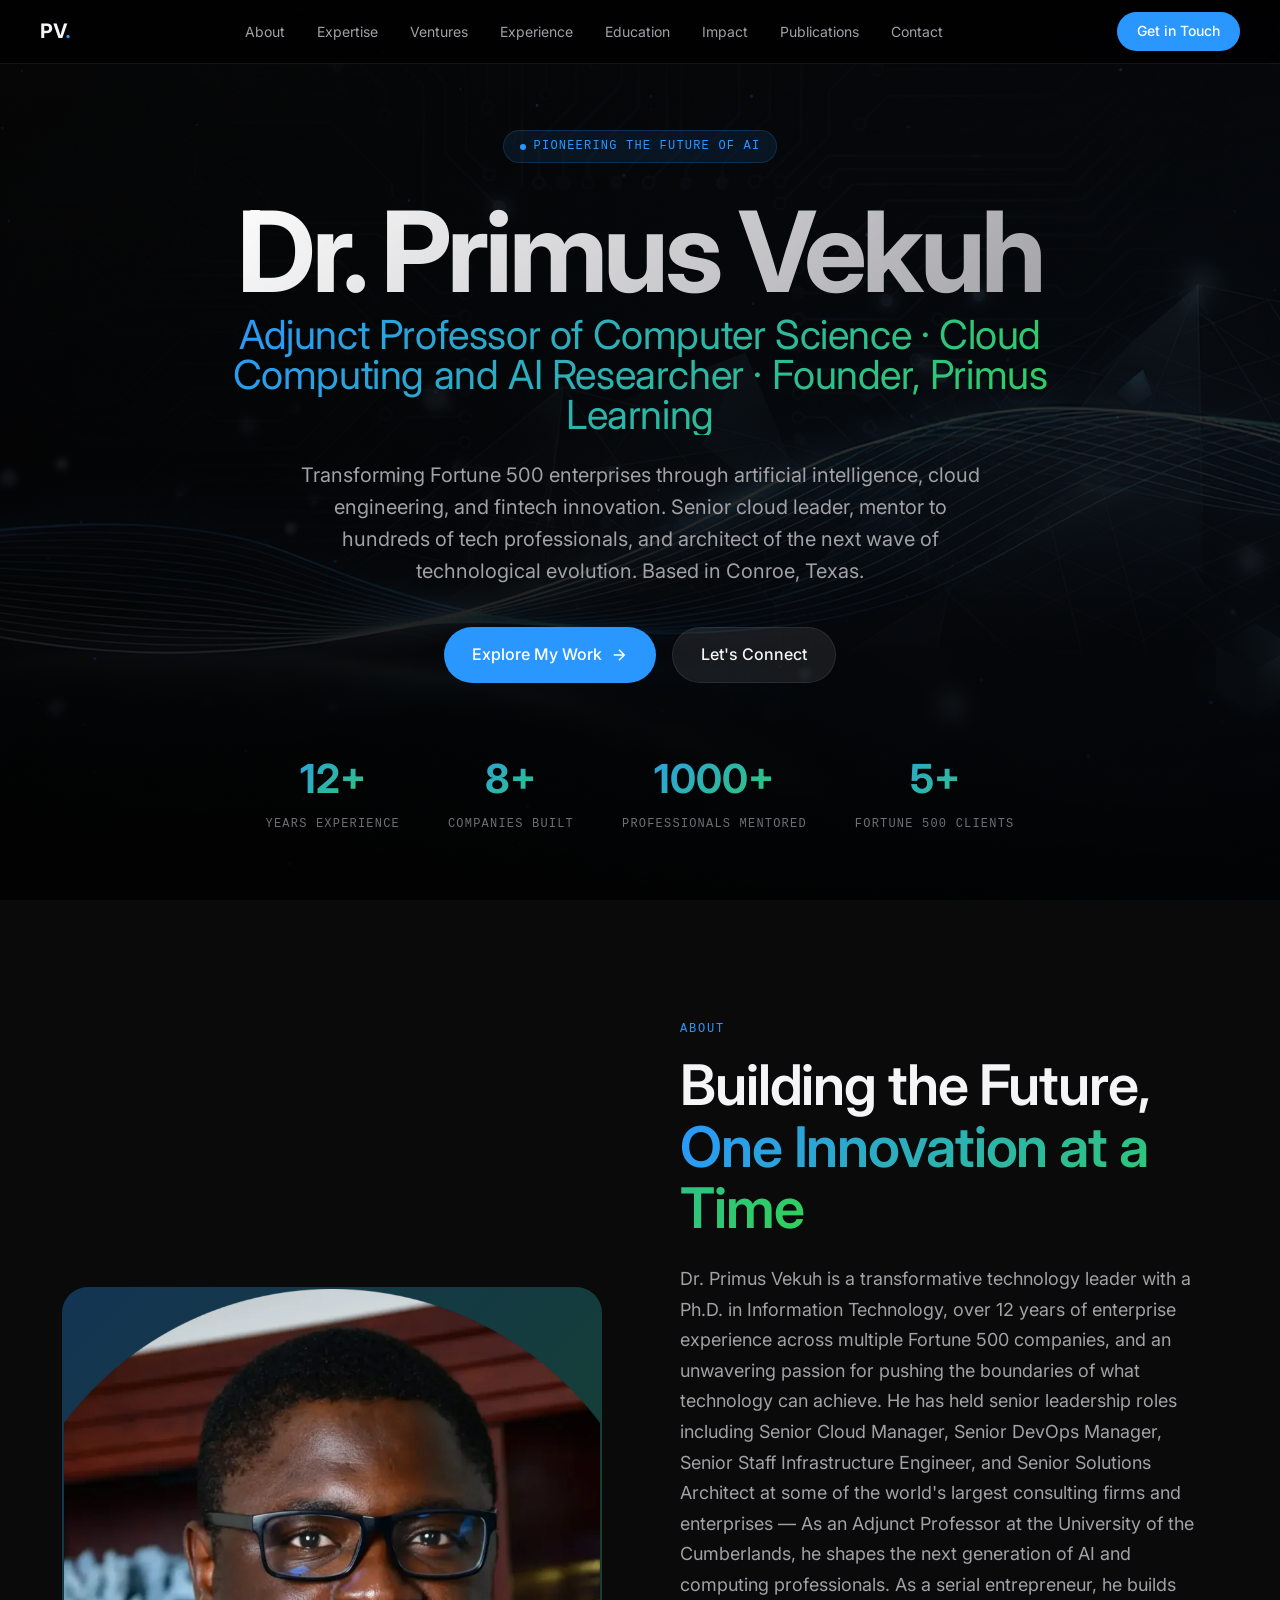
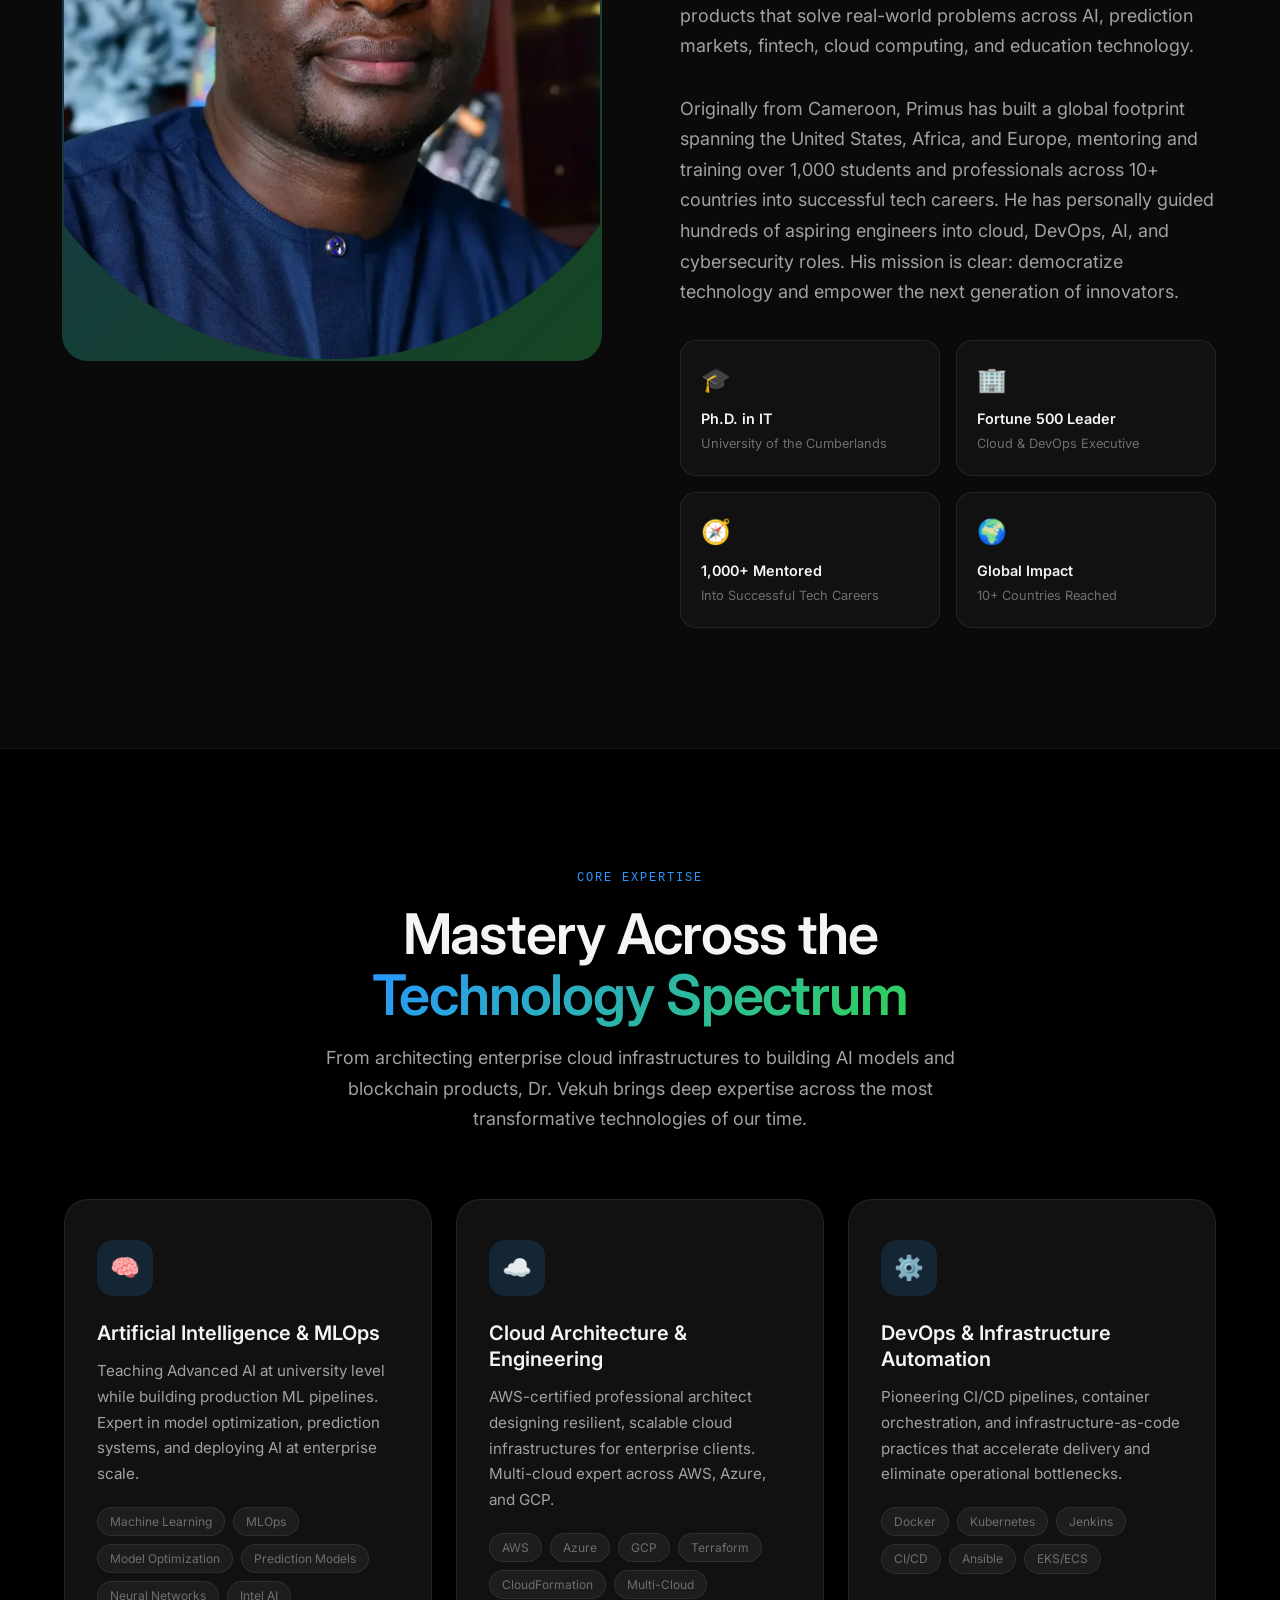
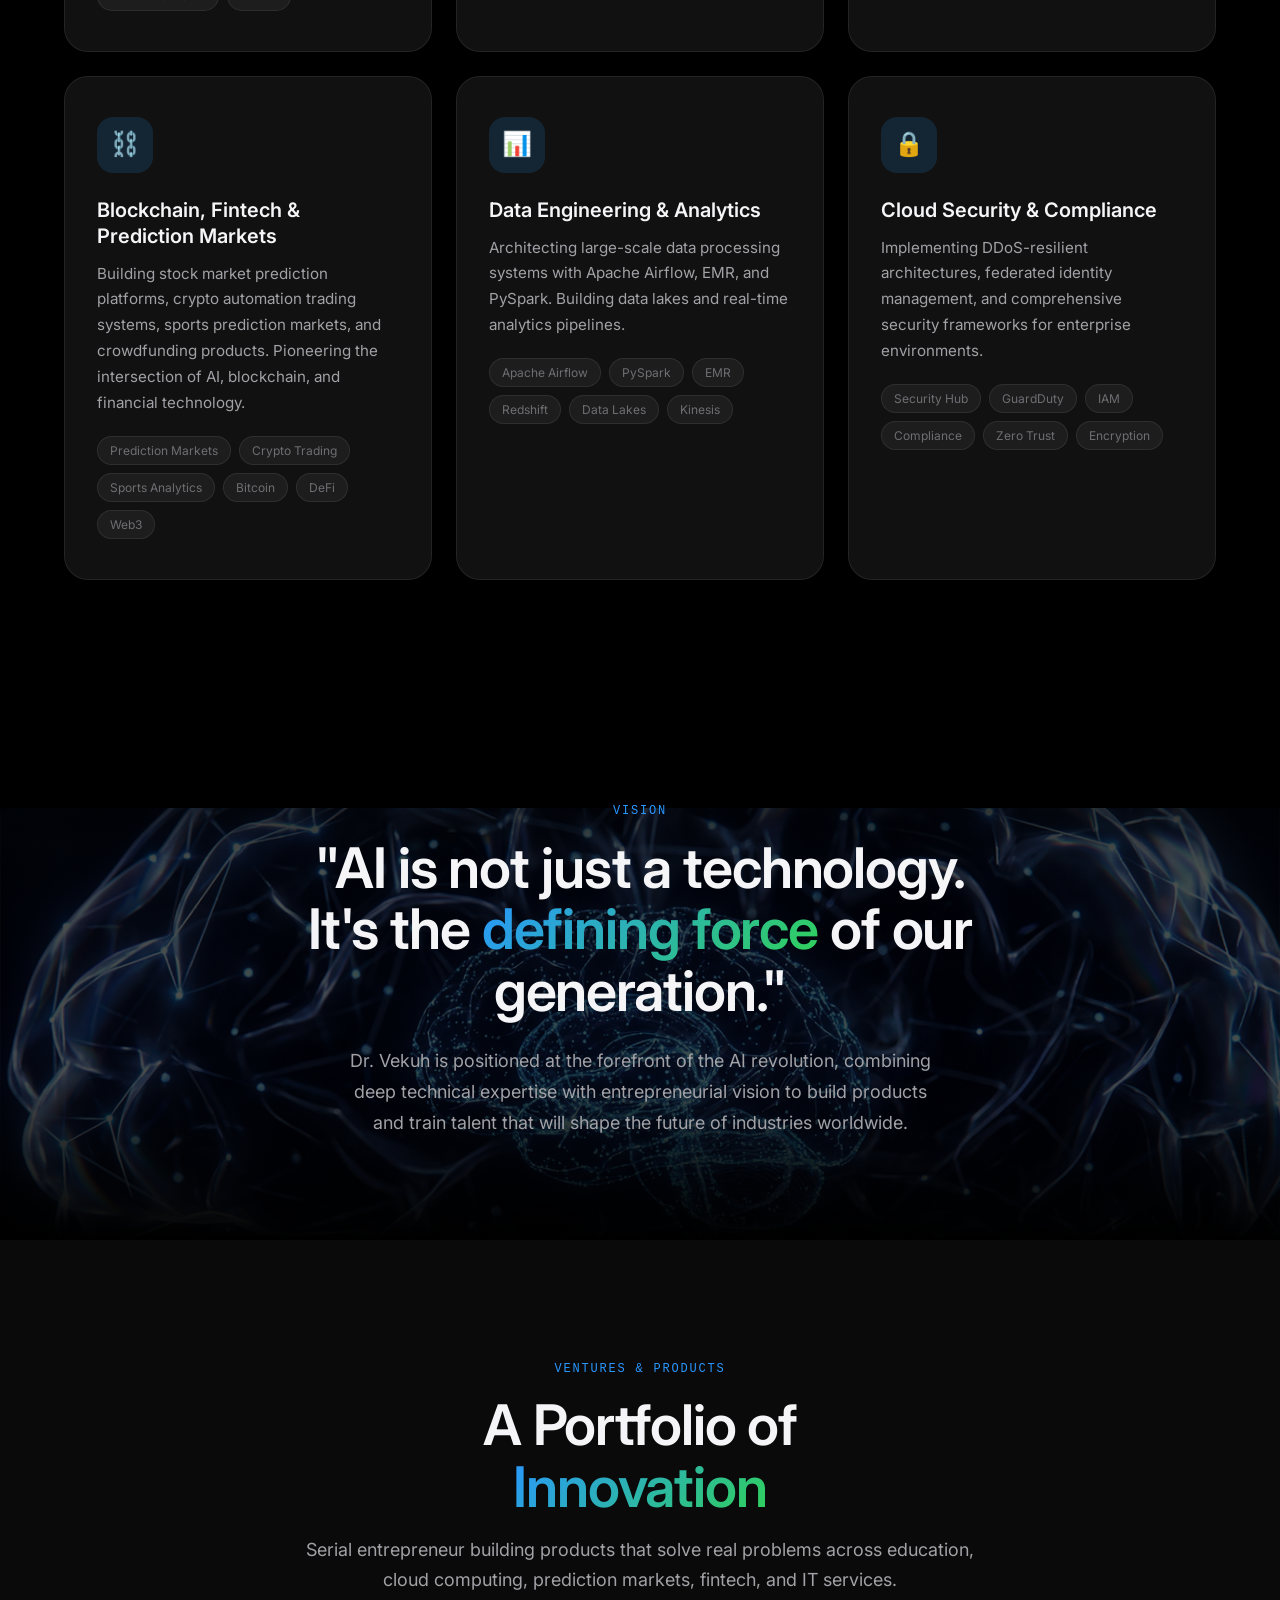
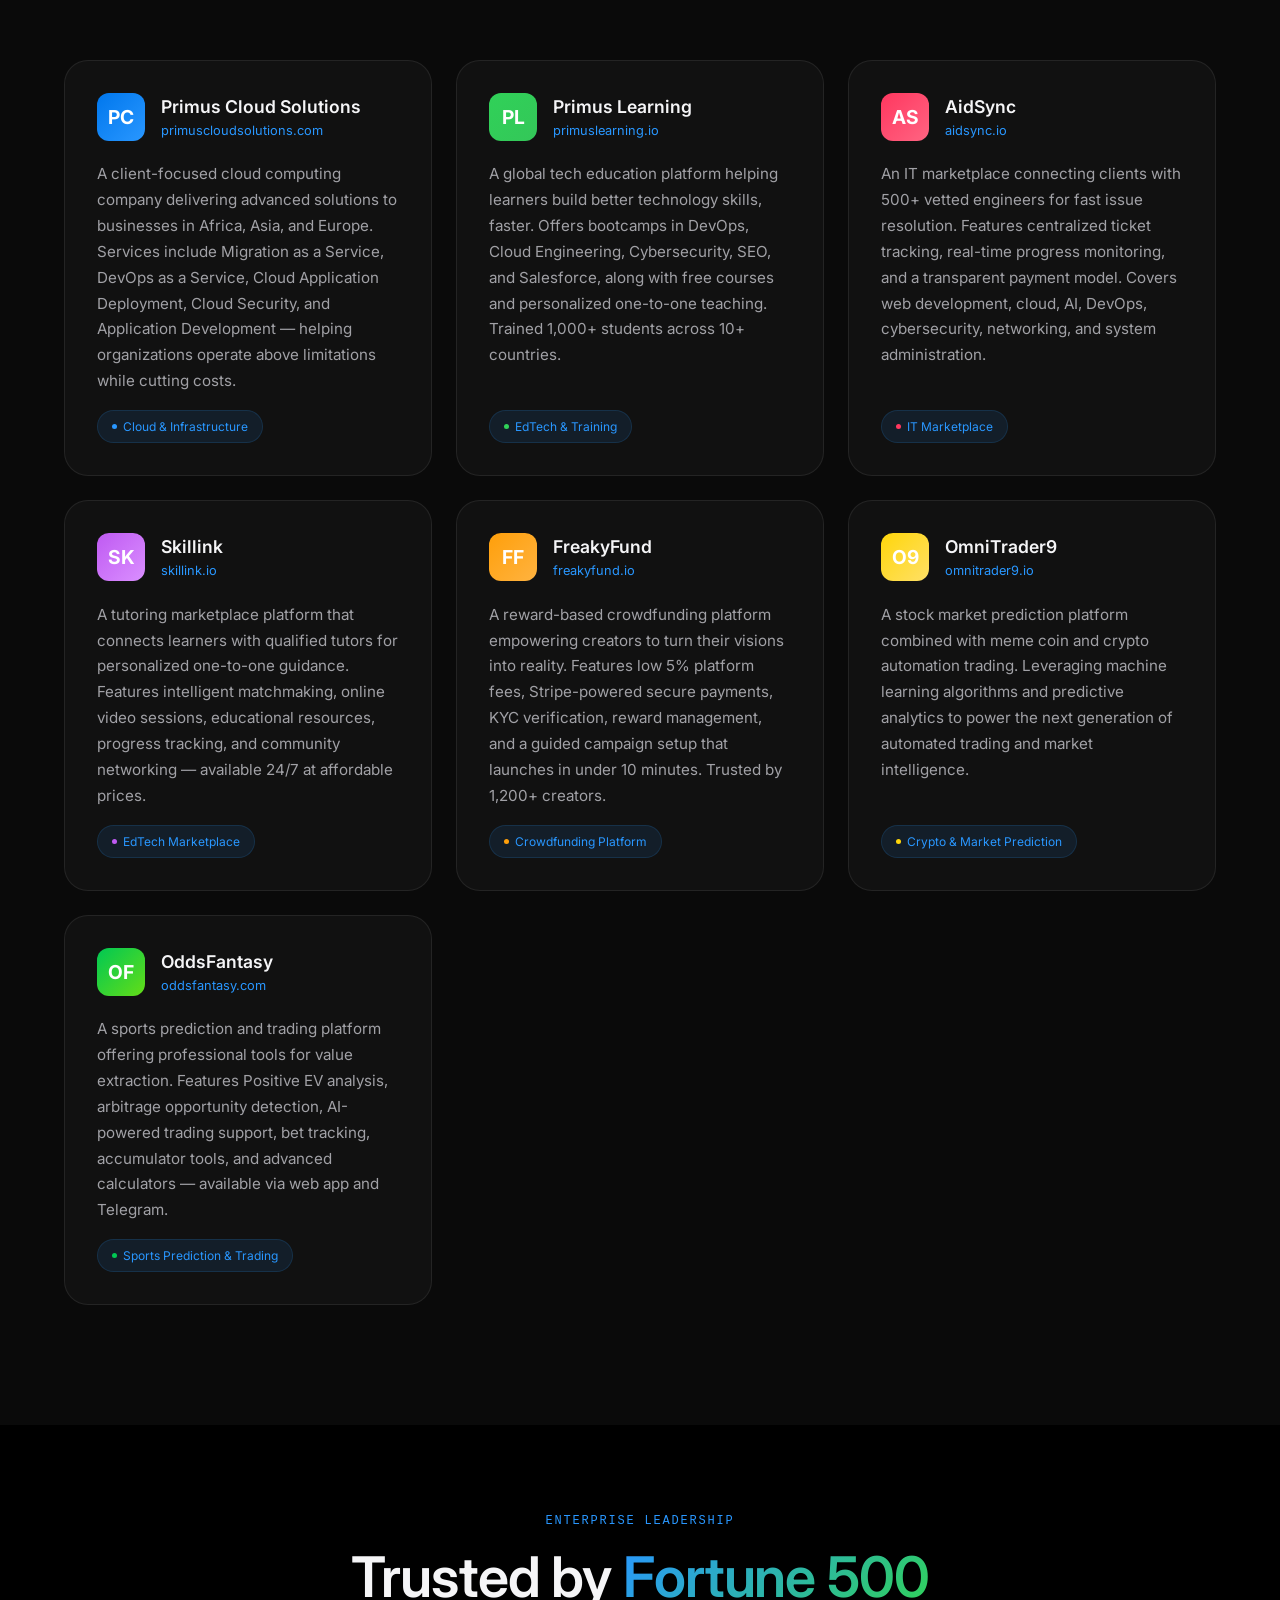
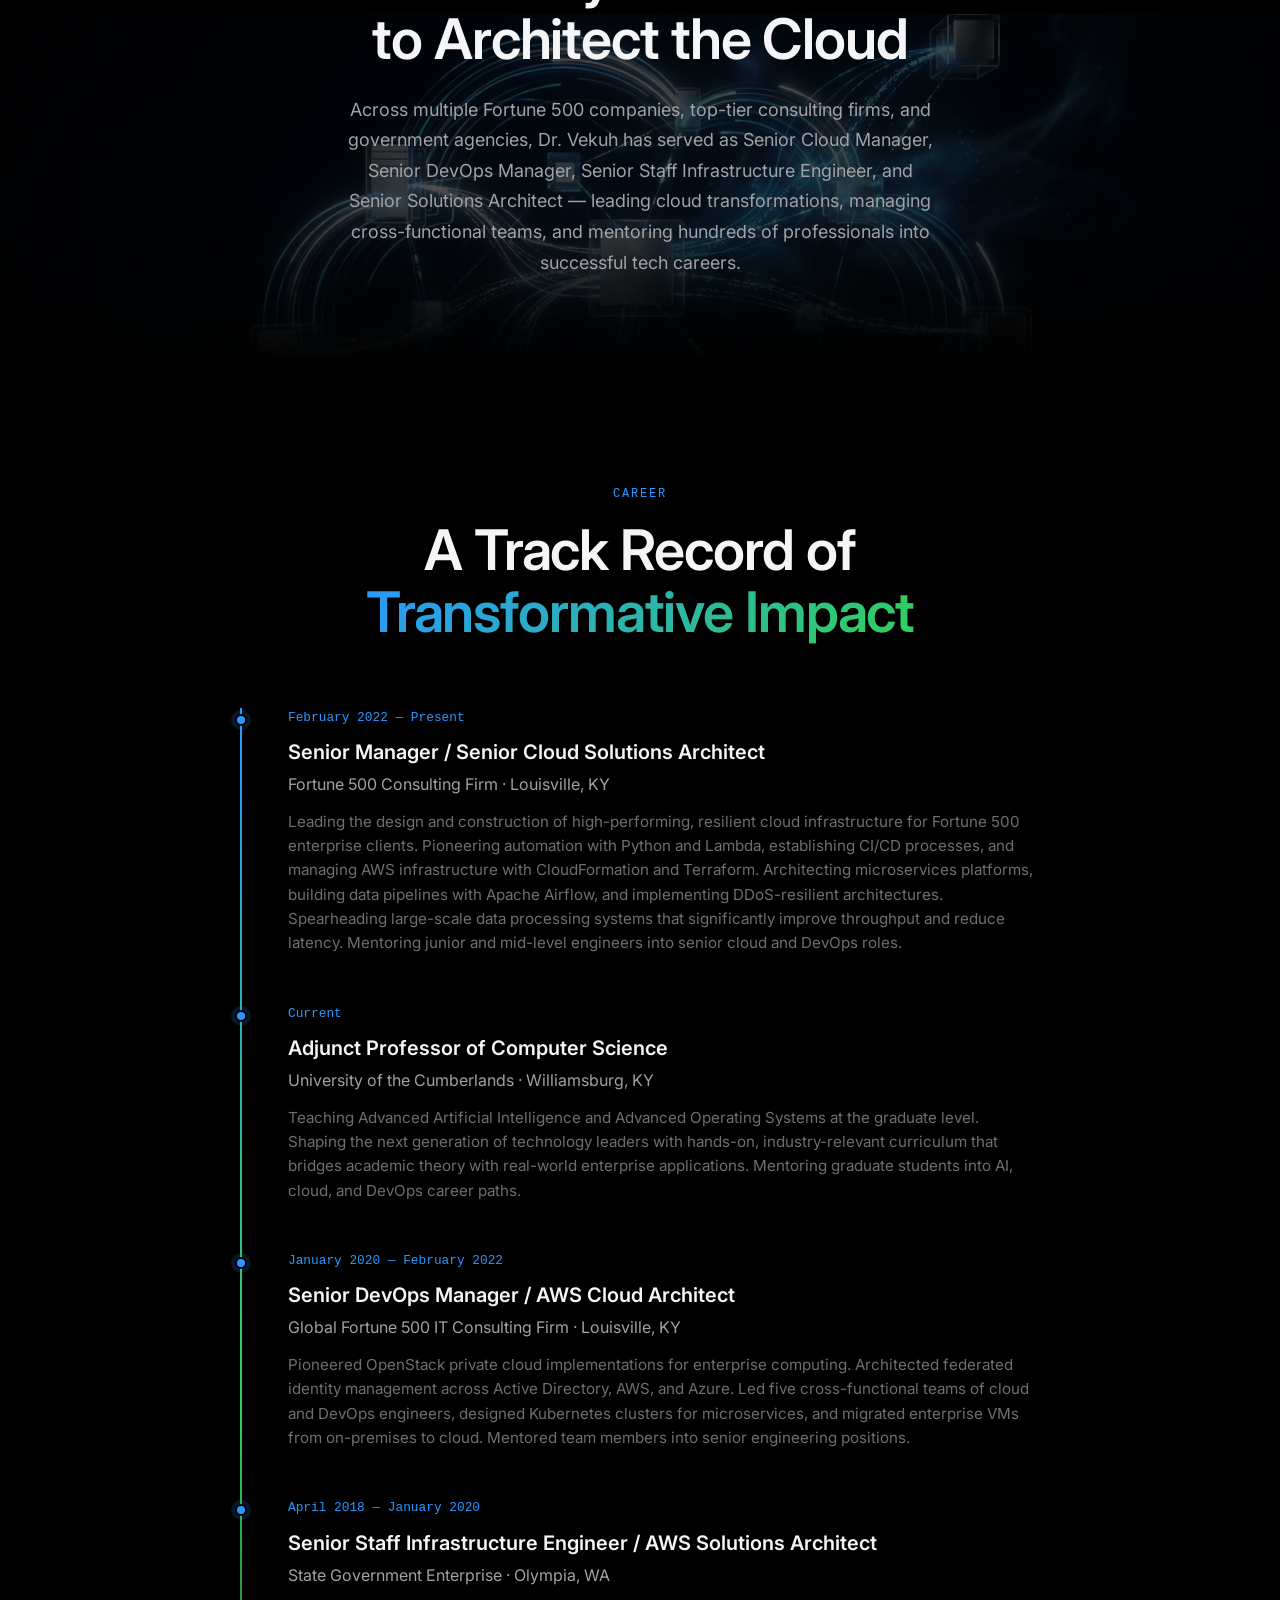
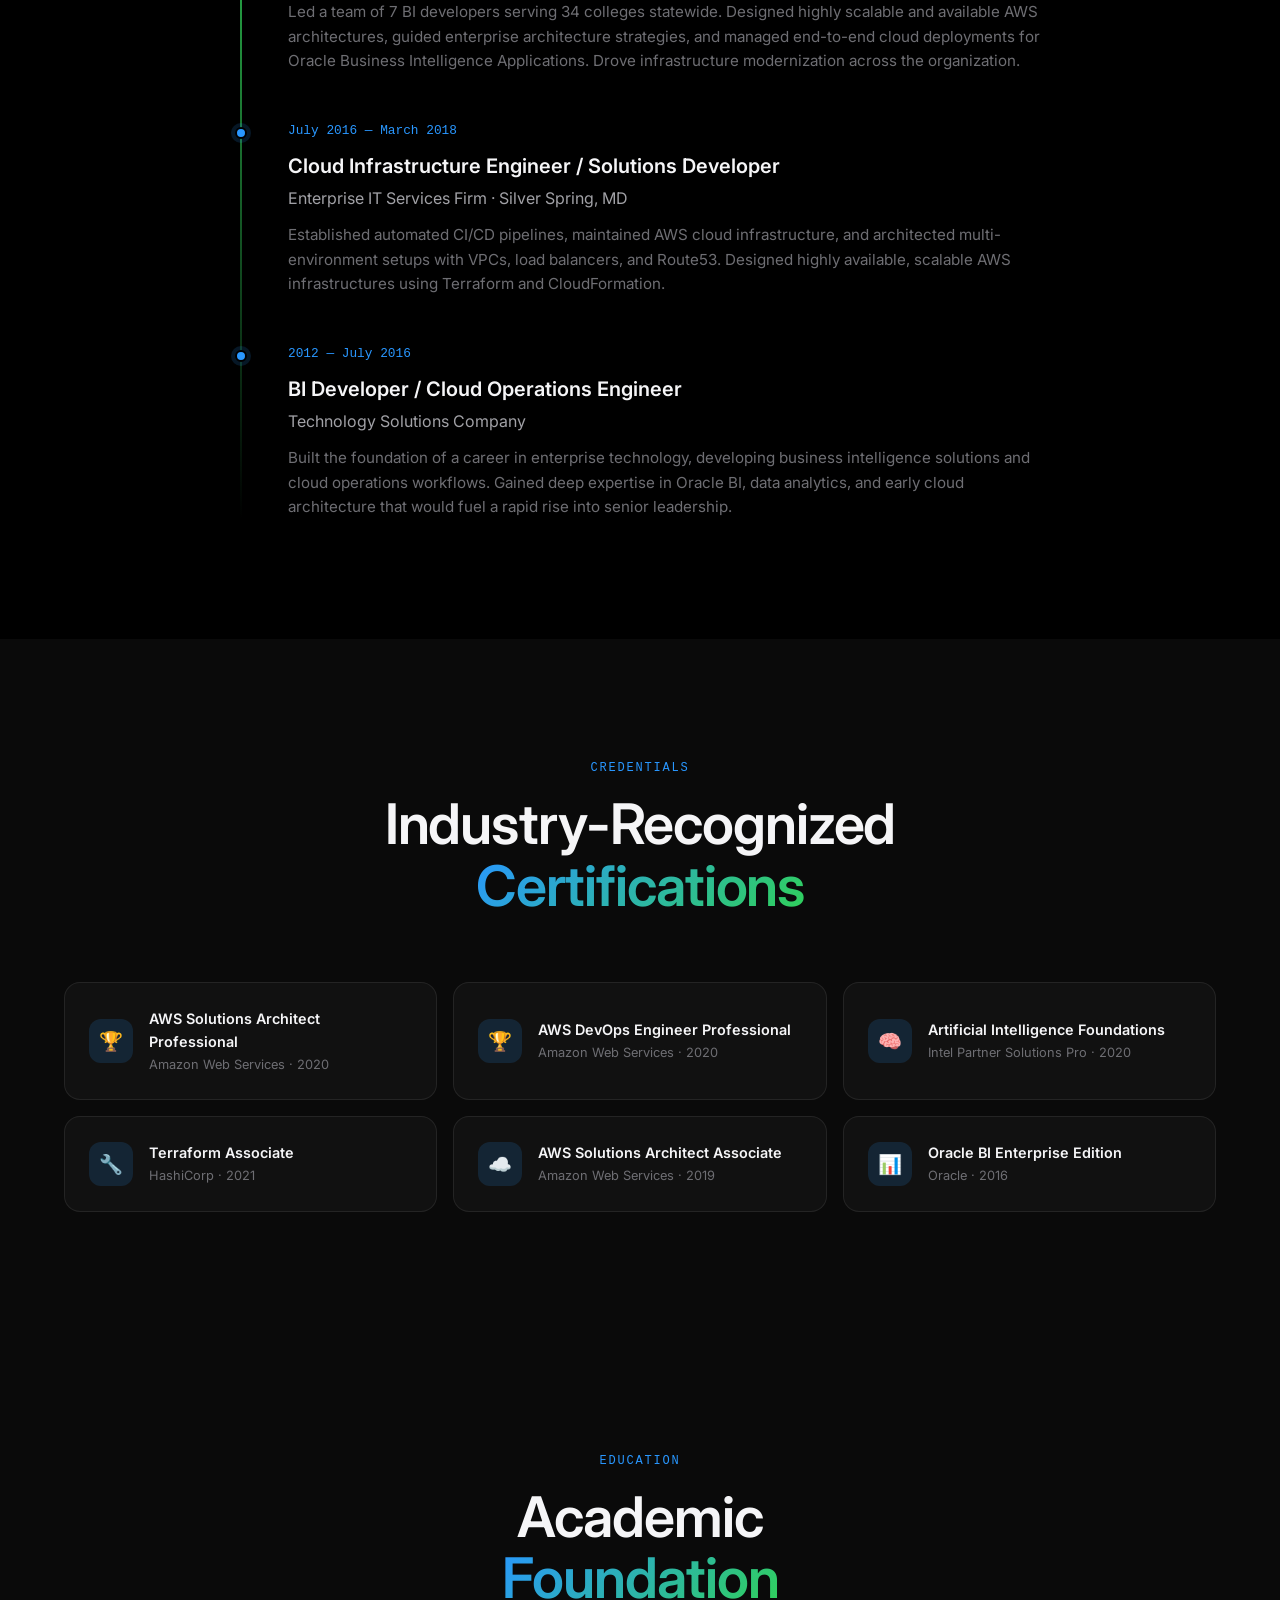
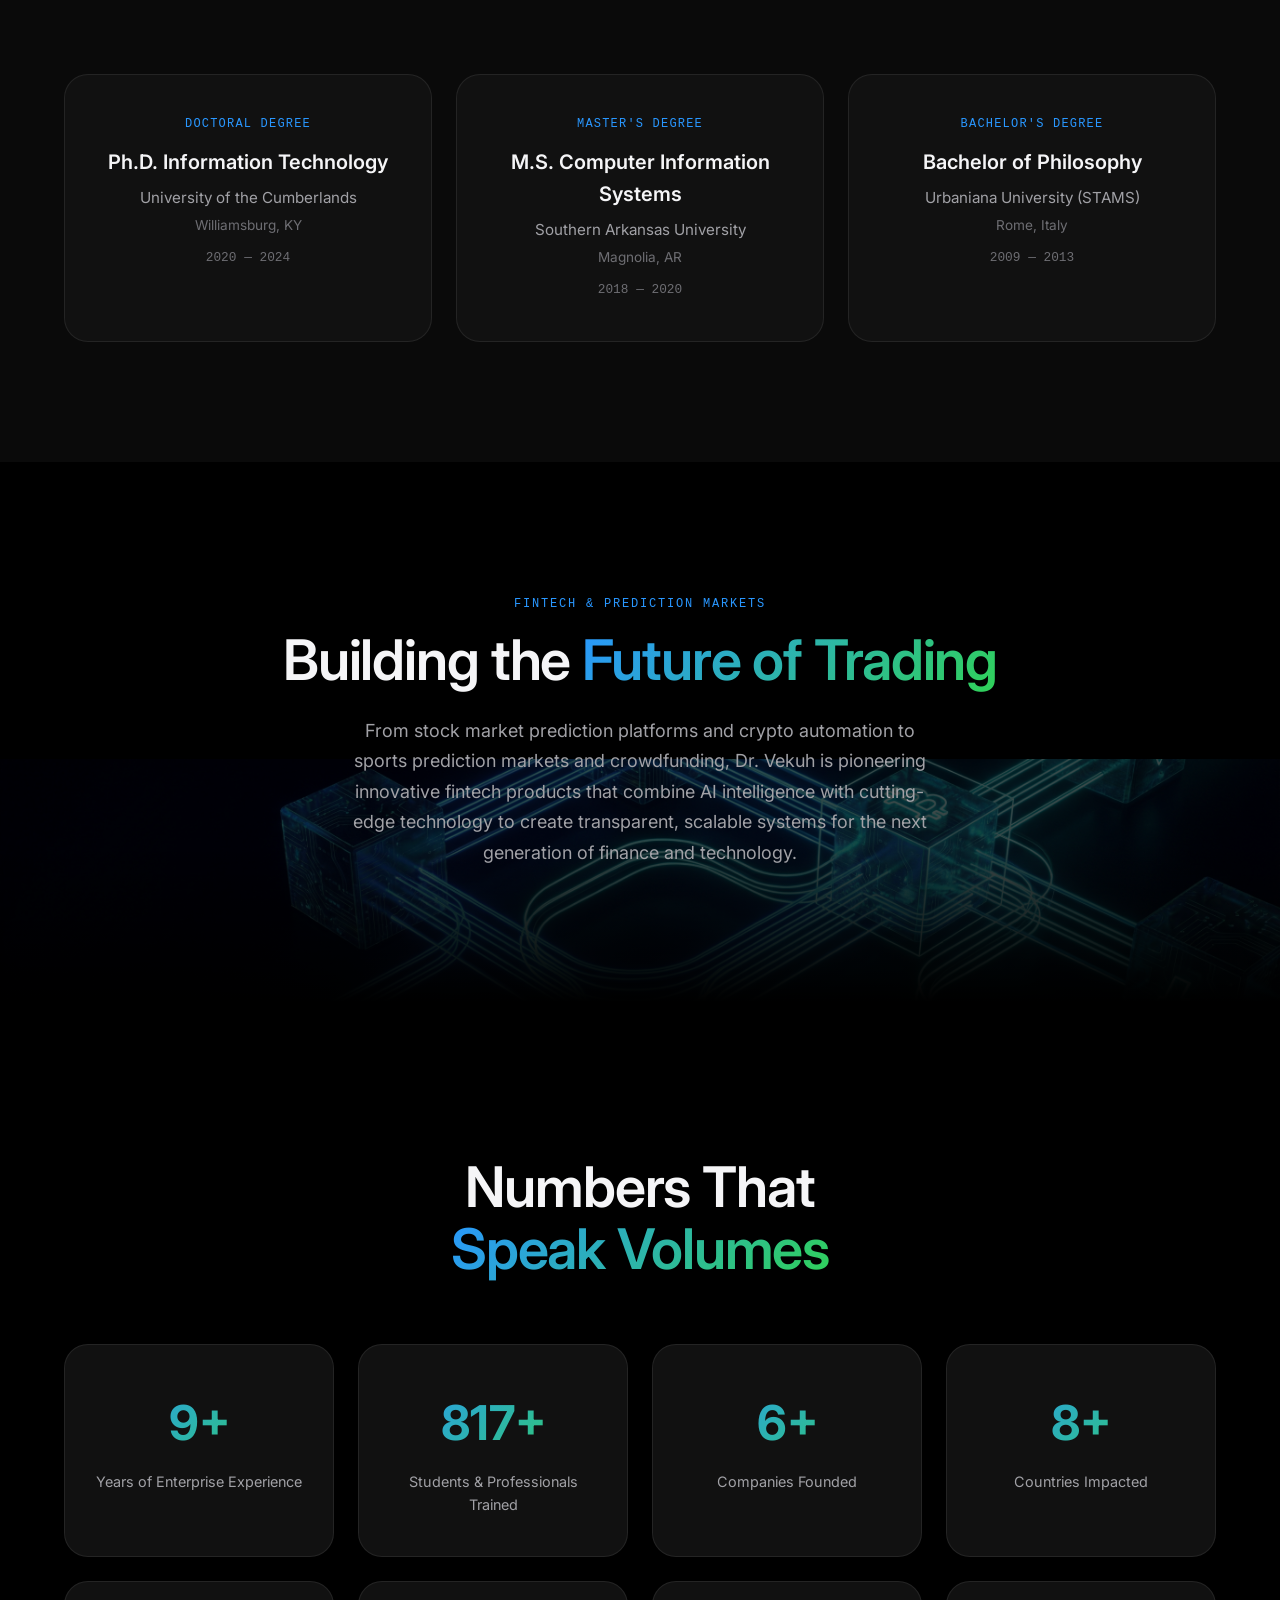
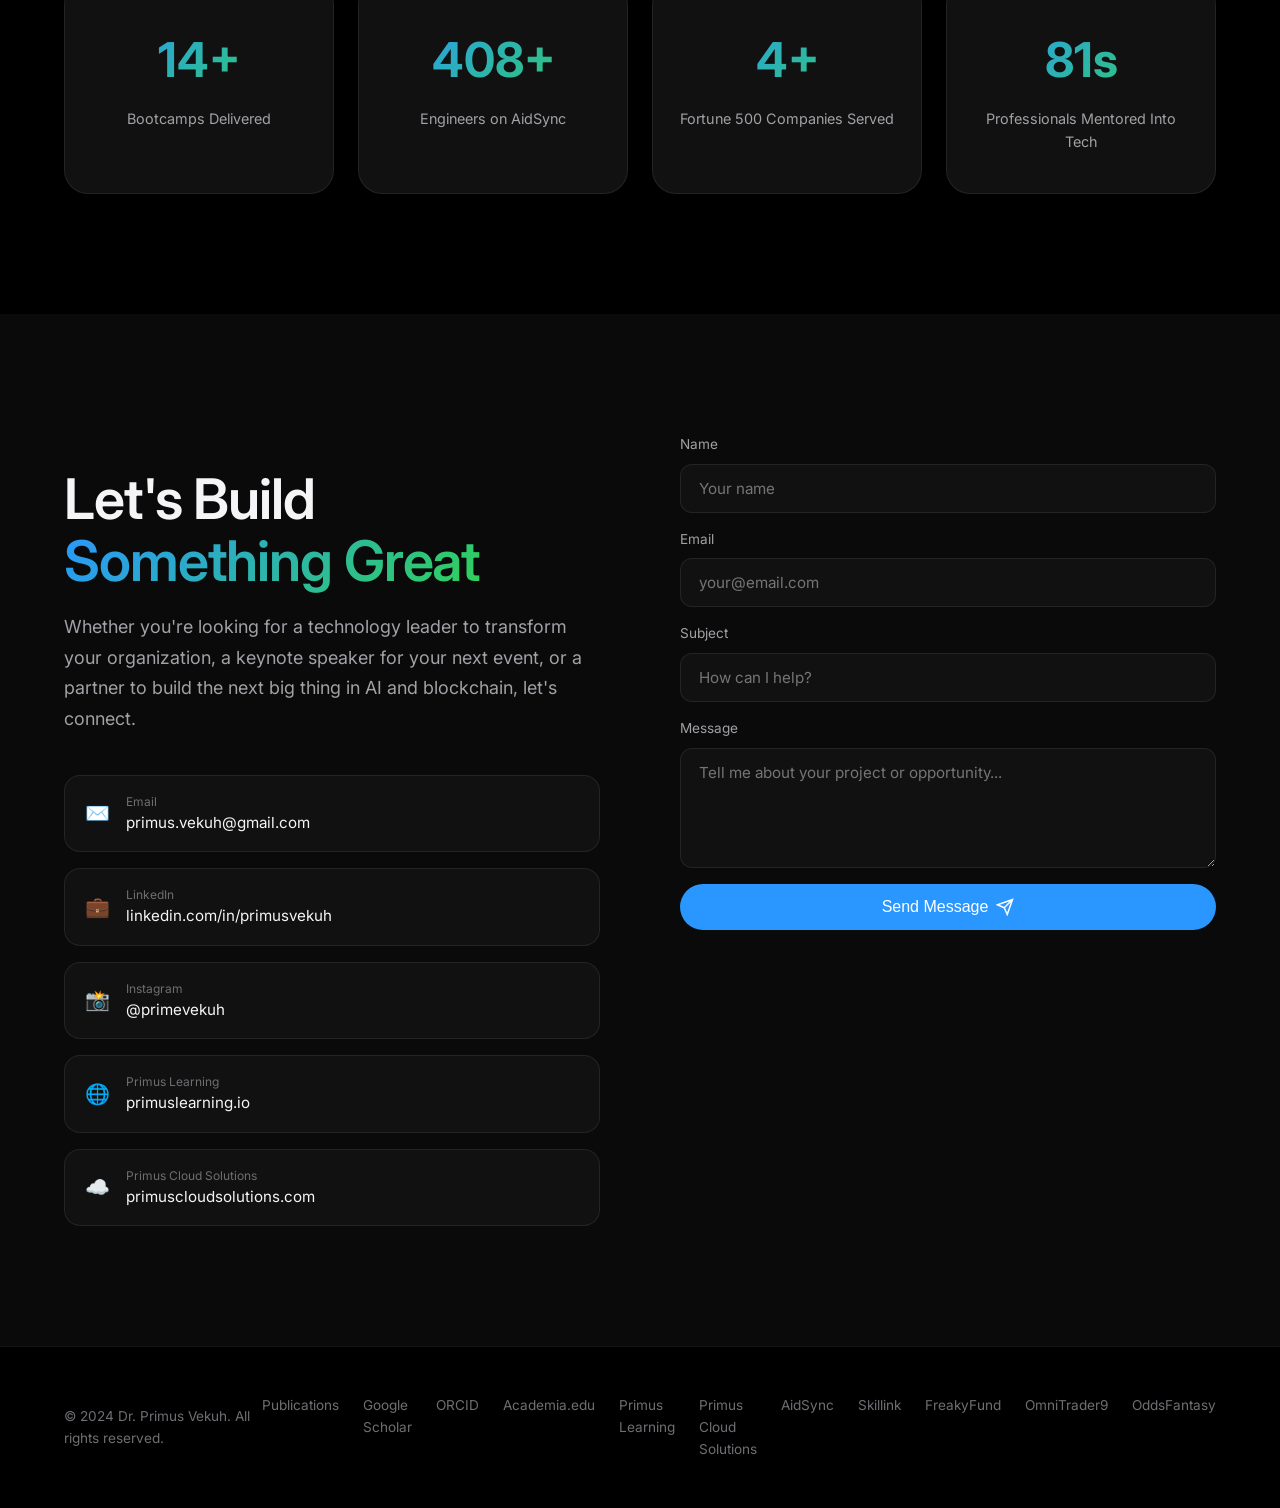
<file: index.html>
<!DOCTYPE html>
<html lang="en">
<head>
  <meta charset="UTF-8">
  <meta name="viewport" content="width=device-width, initial-scale=1.0">
  <title>Dr. Primus Vekuh | Adjunct Professor of Computer Science | Cloud Computing, AI and SME Technology Adoption Researcher</title>
  <meta name="description" content="Dr. Primus Vekuh is an Adjunct Professor of Computer Science at the University of the Cumberlands (PhD, Information Technology, 2024) and founder of Primus Learning, based in Conroe, Texas. His research covers cloud computing, artificial intelligence and technology adoption in SMEs.">
  <meta name="keywords" content="Primus Vekuh, AI, Cloud Computing, DevOps, Blockchain, Machine Learning, Entrepreneur, University of the Cumberlands">
  <meta property="og:title" content="Dr. Primus Vekuh | Adjunct Professor of Computer Science, University of the Cumberlands">
  <meta property="og:description" content="Adjunct Professor of Computer Science at the University of the Cumberlands, founder of Primus Learning, based in Conroe, Texas. Research in cloud computing, AI and SME technology adoption.">
  <meta property="og:type" content="website">
  <link rel="preconnect" href="https://fonts.googleapis.com">
  <link rel="preconnect" href="https://fonts.gstatic.com" crossorigin>
  <link href="https://fonts.googleapis.com/css2?family=Inter:wght@300;400;500;600;700;800&display=swap" rel="stylesheet">
  <link rel="stylesheet" href="css/style.css">
  <style>
    :root {
      --font-display: 'Inter', -apple-system, BlinkMacSystemFont, 'Segoe UI', Roboto, sans-serif;
      --font-body: 'Inter', -apple-system, BlinkMacSystemFont, 'Segoe UI', Roboto, sans-serif;
    }
  </style>
  <!-- Favicon -->
  <link rel="icon" type="image/svg+xml" href="data:image/svg+xml,<svg xmlns='http://www.w3.org/2000/svg' viewBox='0 0 100 100'><text y='.9em' font-size='90'>⚡</text></svg>">
  <script type="application/ld+json">
  {
    "@context": "https://schema.org",
    "@type": "Person",
    "name": "Primus Vekuh",
    "honorificPrefix": "Dr.",
    "jobTitle": "Adjunct Professor of Computer Science",
    "affiliation": {"@type": "CollegeOrUniversity", "name": "University of the Cumberlands"},
    "alumniOf": {"@type": "CollegeOrUniversity", "name": "University of the Cumberlands"},
    "address": {"@type": "PostalAddress", "addressLocality": "Conroe", "addressRegion": "TX", "addressCountry": "US"},
    "url": "https://dr-primus-vekuh.io",
    "image": "https://dr-primus-vekuh.io/images/primus-headshot.webp",
    "knowsAbout": ["Cloud Computing", "Technology Adoption", "SMEs", "Artificial Intelligence", "Cameroon"],
    "sameAs": [
      "https://scholar.google.com/citations?user=ckS287cAAAAJ&hl=en",
      "https://orcid.org/0009-0000-4151-695X",
      "https://ucumberlands.academia.edu/PrimusVekuh"
    ]
  }
  </script>
</head>
<body>

  <!-- Particle Background -->
  <canvas id="particles-canvas"></canvas>

  <!-- Navigation -->
  <nav class="nav">
    <div class="nav-inner">
      <a href="#" class="nav-logo">PV<span>.</span></a>
      <ul class="nav-links">
        <li><a href="#about">About</a></li>
        <li><a href="#expertise">Expertise</a></li>
        <li><a href="#ventures">Ventures</a></li>
        <li><a href="#experience">Experience</a></li>
        <li><a href="#education">Education</a></li>
        <li><a href="#impact">Impact</a></li>
        <li><a href="publications/">Publications</a></li>
        <li><a href="#contact">Contact</a></li>
      </ul>
      <a href="#contact" class="nav-cta">Get in Touch</a>
      <button class="nav-toggle" aria-label="Toggle menu">
        <span></span>
        <span></span>
        <span></span>
      </button>
    </div>
  </nav>

  <!-- ==================== HERO ==================== -->
  <section class="hero" id="hero">
    <div class="hero-bg">
      <img src="images/hero-bg.jpg" alt="" loading="eager">
    </div>
    <div class="hero-content">
      <div class="hero-eyebrow">
        <span class="dot"></span>
        <span class="label" style="margin: 0; letter-spacing: 0.1em;">Pioneering the Future of AI</span>
      </div>
      <h1 class="hero-title">
        <span class="name">Dr. Primus Vekuh</span>
        <span class="role">Adjunct Professor of Computer Science &middot; Cloud Computing and AI Researcher &middot; Founder, Primus Learning</span>
      </h1>
      <p class="hero-subtitle">
        Transforming Fortune 500 enterprises through artificial intelligence, cloud engineering, and fintech innovation. 
        Senior cloud leader, mentor to hundreds of tech professionals, and architect of the next wave of technological evolution. Based in Conroe, Texas.
      </p>
      <div class="hero-actions">
        <a href="#ventures" class="btn btn-primary">
          Explore My Work
          <svg class="btn-icon" viewBox="0 0 24 24" fill="none" stroke="currentColor" stroke-width="2"><path d="M5 12h14M12 5l7 7-7 7"/></svg>
        </a>
        <a href="#contact" class="btn btn-secondary">
          Let's Connect
        </a>
      </div>
      <div class="hero-stats">
        <div class="hero-stat">
          <div class="number" data-count="12" data-suffix="+">12+</div>
          <span class="label">Years Experience</span>
        </div>
        <div class="hero-stat">
          <div class="number" data-count="8" data-suffix="+">8+</div>
          <span class="label">Companies Built</span>
        </div>
        <div class="hero-stat">
          <div class="number" data-count="1000" data-suffix="+">1,000+</div>
          <span class="label">Professionals Mentored</span>
        </div>
        <div class="hero-stat">
          <div class="number" data-count="5" data-suffix="+">5+</div>
          <span class="label">Fortune 500 Clients</span>
        </div>
      </div>
    </div>
  </section>

  <!-- ==================== ABOUT ==================== -->
  <section class="section about" id="about">
    <div class="container">
      <div class="about-grid">
        <div class="about-image reveal">
          <img src="images/primus-headshot.webp" alt="Dr. Primus Vekuh">
        </div>
        <div class="about-content">
          <span class="label reveal">About</span>
          <h2 class="heading-lg reveal reveal-delay-1">Building the Future,<br><span class="text-gradient">One Innovation at a Time</span></h2>
          <p class="text-body reveal reveal-delay-2">
            Dr. Primus Vekuh is a transformative technology leader with a Ph.D. in Information Technology, 
            over 12 years of enterprise experience across multiple Fortune 500 companies, and an unwavering passion 
            for pushing the boundaries of what technology can achieve. He has held senior leadership roles including 
            Senior Cloud Manager, Senior DevOps Manager, Senior Staff Infrastructure Engineer, and Senior Solutions Architect 
            at some of the world's largest consulting firms and enterprises &mdash; As an Adjunct Professor at the University of the Cumberlands, he 
            shapes the next generation of AI and computing professionals. As a serial entrepreneur, he builds 
            products that solve real-world problems across AI, prediction markets, fintech, cloud computing, and education technology.
          </p>
          <p class="text-body reveal reveal-delay-2" style="margin-top: 16px;">
            Originally from Cameroon, Primus has built a global footprint spanning the United States, Africa, 
            and Europe, mentoring and training over 1,000 students and professionals across 10+ countries into 
            successful tech careers. He has personally guided hundreds of aspiring engineers into cloud, DevOps, 
            AI, and cybersecurity roles. His mission is clear: democratize technology and empower the next generation of innovators.
          </p>
          <div class="about-highlights reveal reveal-delay-3">
            <div class="about-highlight">
              <div class="icon">🎓</div>
              <div class="title">Ph.D. in IT</div>
              <div class="desc">University of the Cumberlands</div>
            </div>
            <div class="about-highlight">
              <div class="icon">🏢</div>
              <div class="title">Fortune 500 Leader</div>
              <div class="desc">Cloud & DevOps Executive</div>
            </div>
            <div class="about-highlight">
              <div class="icon">🧭</div>
              <div class="title">1,000+ Mentored</div>
              <div class="desc">Into Successful Tech Careers</div>
            </div>
            <div class="about-highlight">
              <div class="icon">🌍</div>
              <div class="title">Global Impact</div>
              <div class="desc">10+ Countries Reached</div>
            </div>
          </div>
        </div>
      </div>
    </div>
  </section>

  <div class="section-divider"></div>

  <!-- ==================== EXPERTISE ==================== -->
  <section class="section" id="expertise">
    <div class="container">
      <div class="section-header">
        <span class="label reveal">Core Expertise</span>
        <h2 class="heading-lg reveal reveal-delay-1">Mastery Across the<br><span class="text-gradient">Technology Spectrum</span></h2>
        <p class="text-body reveal reveal-delay-2">
          From architecting enterprise cloud infrastructures to building AI models and blockchain products, 
          Dr. Vekuh brings deep expertise across the most transformative technologies of our time.
        </p>
      </div>

      <div class="expertise-grid">
        <!-- AI & Machine Learning -->
        <div class="expertise-card reveal">
          <div class="expertise-icon">🧠</div>
          <h3 class="heading-sm">Artificial Intelligence & MLOps</h3>
          <p class="text-body">
            Teaching Advanced AI at university level while building production ML pipelines. 
            Expert in model optimization, prediction systems, and deploying AI at enterprise scale.
          </p>
          <div class="expertise-tags">
            <span class="expertise-tag">Machine Learning</span>
            <span class="expertise-tag">MLOps</span>
            <span class="expertise-tag">Model Optimization</span>
            <span class="expertise-tag">Prediction Models</span>
            <span class="expertise-tag">Neural Networks</span>
            <span class="expertise-tag">Intel AI</span>
          </div>
        </div>

        <!-- Cloud Computing -->
        <div class="expertise-card reveal reveal-delay-1">
          <div class="expertise-icon">☁️</div>
          <h3 class="heading-sm">Cloud Architecture & Engineering</h3>
          <p class="text-body">
            AWS-certified professional architect designing resilient, scalable cloud infrastructures 
            for enterprise clients. Multi-cloud expert across AWS, Azure, and GCP.
          </p>
          <div class="expertise-tags">
            <span class="expertise-tag">AWS</span>
            <span class="expertise-tag">Azure</span>
            <span class="expertise-tag">GCP</span>
            <span class="expertise-tag">Terraform</span>
            <span class="expertise-tag">CloudFormation</span>
            <span class="expertise-tag">Multi-Cloud</span>
          </div>
        </div>

        <!-- DevOps -->
        <div class="expertise-card reveal reveal-delay-2">
          <div class="expertise-icon">⚙️</div>
          <h3 class="heading-sm">DevOps & Infrastructure Automation</h3>
          <p class="text-body">
            Pioneering CI/CD pipelines, container orchestration, and infrastructure-as-code 
            practices that accelerate delivery and eliminate operational bottlenecks.
          </p>
          <div class="expertise-tags">
            <span class="expertise-tag">Docker</span>
            <span class="expertise-tag">Kubernetes</span>
            <span class="expertise-tag">Jenkins</span>
            <span class="expertise-tag">CI/CD</span>
            <span class="expertise-tag">Ansible</span>
            <span class="expertise-tag">EKS/ECS</span>
          </div>
        </div>

        <!-- Blockchain -->
        <div class="expertise-card reveal">
          <div class="expertise-icon">⛓️</div>
          <h3 class="heading-sm">Blockchain, Fintech & Prediction Markets</h3>
          <p class="text-body">
            Building stock market prediction platforms, crypto automation trading systems, sports prediction markets, 
            and crowdfunding products. Pioneering the intersection of AI, blockchain, and financial technology.
          </p>
          <div class="expertise-tags">
            <span class="expertise-tag">Prediction Markets</span>
            <span class="expertise-tag">Crypto Trading</span>
            <span class="expertise-tag">Sports Analytics</span>
            <span class="expertise-tag">Bitcoin</span>
            <span class="expertise-tag">DeFi</span>
            <span class="expertise-tag">Web3</span>
          </div>
        </div>

        <!-- Data & Analytics -->
        <div class="expertise-card reveal reveal-delay-1">
          <div class="expertise-icon">📊</div>
          <h3 class="heading-sm">Data Engineering & Analytics</h3>
          <p class="text-body">
            Architecting large-scale data processing systems with Apache Airflow, EMR, and PySpark. 
            Building data lakes and real-time analytics pipelines.
          </p>
          <div class="expertise-tags">
            <span class="expertise-tag">Apache Airflow</span>
            <span class="expertise-tag">PySpark</span>
            <span class="expertise-tag">EMR</span>
            <span class="expertise-tag">Redshift</span>
            <span class="expertise-tag">Data Lakes</span>
            <span class="expertise-tag">Kinesis</span>
          </div>
        </div>

        <!-- Security -->
        <div class="expertise-card reveal reveal-delay-2">
          <div class="expertise-icon">🔒</div>
          <h3 class="heading-sm">Cloud Security & Compliance</h3>
          <p class="text-body">
            Implementing DDoS-resilient architectures, federated identity management, and 
            comprehensive security frameworks for enterprise environments.
          </p>
          <div class="expertise-tags">
            <span class="expertise-tag">Security Hub</span>
            <span class="expertise-tag">GuardDuty</span>
            <span class="expertise-tag">IAM</span>
            <span class="expertise-tag">Compliance</span>
            <span class="expertise-tag">Zero Trust</span>
            <span class="expertise-tag">Encryption</span>
          </div>
        </div>
      </div>
    </div>
  </section>

  <!-- ==================== AI FEATURED SECTION ==================== -->
  <section class="featured-section">
    <div class="bg-image">
      <img src="images/ai-abstract.jpg" alt="" class="parallax-bg" data-speed="0.3">
    </div>
    <div class="featured-content">
      <span class="label reveal" style="margin-bottom: 16px; display: block;">Vision</span>
      <h2 class="heading-lg reveal reveal-delay-1" style="color: #f5f5f7;">
        "AI is not just a technology.<br>It's the <span class="text-gradient">defining force</span> of our generation."
      </h2>
      <p class="text-body reveal reveal-delay-2" style="margin-top: 24px;">
        Dr. Vekuh is positioned at the forefront of the AI revolution, combining deep technical expertise 
        with entrepreneurial vision to build products and train talent that will shape the future of industries worldwide.
      </p>
    </div>
  </section>

  <!-- ==================== VENTURES ==================== -->
  <section class="section ventures" id="ventures">
    <div class="container">
      <div class="section-header">
        <span class="label reveal">Ventures & Products</span>
        <h2 class="heading-lg reveal reveal-delay-1">A Portfolio of<br><span class="text-gradient">Innovation</span></h2>
        <p class="text-body reveal reveal-delay-2">
          Serial entrepreneur building products that solve real problems across education, 
          cloud computing, prediction markets, fintech, and IT services.
        </p>
      </div>

      <div class="ventures-grid">
        <!-- Primus Cloud Solutions -->
        <div class="venture-card reveal">
          <div class="venture-header">
            <div class="venture-logo" style="background: linear-gradient(135deg, #0077ed, #2997ff);">PC</div>
            <div>
              <div class="venture-name">Primus Cloud Solutions</div>
              <div class="venture-url">primuscloudsolutions.com</div>
            </div>
          </div>
          <p class="text-body">
            A client-focused cloud computing company delivering advanced solutions to businesses in Africa, Asia, and Europe. 
            Services include Migration as a Service, DevOps as a Service, Cloud Application Deployment, Cloud Security, 
            and Application Development &mdash; helping organizations operate above limitations while cutting costs.
          </p>
          <div class="venture-badge">
            <span class="dot" style="width:5px;height:5px;border-radius:50%;background:var(--color-accent);"></span>
            Cloud & Infrastructure
          </div>
        </div>

        <!-- Primus Learning -->
        <div class="venture-card reveal reveal-delay-1">
          <div class="venture-header">
            <div class="venture-logo" style="background: linear-gradient(135deg, #30d158, #34c759);">PL</div>
            <div>
              <div class="venture-name">Primus Learning</div>
              <div class="venture-url">primuslearning.io</div>
            </div>
          </div>
          <p class="text-body">
            A global tech education platform helping learners build better technology skills, faster. Offers bootcamps in 
            DevOps, Cloud Engineering, Cybersecurity, SEO, and Salesforce, along with free courses and personalized 
            one-to-one teaching. Trained 1,000+ students across 10+ countries.
          </p>
          <div class="venture-badge">
            <span class="dot" style="width:5px;height:5px;border-radius:50%;background:#30d158;"></span>
            EdTech & Training
          </div>
        </div>

        <!-- AidSync -->
        <div class="venture-card reveal reveal-delay-2">
          <div class="venture-header">
            <div class="venture-logo" style="background: linear-gradient(135deg, #ff375f, #ff6482);">AS</div>
            <div>
              <div class="venture-name">AidSync</div>
              <div class="venture-url">aidsync.io</div>
            </div>
          </div>
          <p class="text-body">
            An IT marketplace connecting clients with 500+ vetted engineers for fast issue resolution. Features 
            centralized ticket tracking, real-time progress monitoring, and a transparent payment model. Covers 
            web development, cloud, AI, DevOps, cybersecurity, networking, and system administration.
          </p>
          <div class="venture-badge">
            <span class="dot" style="width:5px;height:5px;border-radius:50%;background:#ff375f;"></span>
            IT Marketplace
          </div>
        </div>

        <!-- Skillink -->
        <div class="venture-card reveal">
          <div class="venture-header">
            <div class="venture-logo" style="background: linear-gradient(135deg, #bf5af2, #da8fff);">SK</div>
            <div>
              <div class="venture-name">Skillink</div>
              <div class="venture-url">skillink.io</div>
            </div>
          </div>
          <p class="text-body">
            A tutoring marketplace platform that connects learners with qualified tutors for personalized one-to-one guidance. 
            Features intelligent matchmaking, online video sessions, educational resources, progress tracking, 
            and community networking &mdash; available 24/7 at affordable prices.
          </p>
          <div class="venture-badge">
            <span class="dot" style="width:5px;height:5px;border-radius:50%;background:#bf5af2;"></span>
            EdTech Marketplace
          </div>
        </div>

        <!-- FreakyFund -->
        <div class="venture-card reveal reveal-delay-1">
          <div class="venture-header">
            <div class="venture-logo" style="background: linear-gradient(135deg, #ff9f0a, #ffb340);">FF</div>
            <div>
              <div class="venture-name">FreakyFund</div>
              <div class="venture-url">freakyfund.io</div>
            </div>
          </div>
          <p class="text-body">
            A reward-based crowdfunding platform empowering creators to turn their visions into reality. 
            Features low 5% platform fees, Stripe-powered secure payments, KYC verification, reward management, 
            and a guided campaign setup that launches in under 10 minutes. Trusted by 1,200+ creators.
          </p>
          <div class="venture-badge">
            <span class="dot" style="width:5px;height:5px;border-radius:50%;background:#ff9f0a;"></span>
            Crowdfunding Platform
          </div>
        </div>

        <!-- OmniTrader9 -->
        <div class="venture-card reveal reveal-delay-2">
          <div class="venture-header">
            <div class="venture-logo" style="background: linear-gradient(135deg, #ffd60a, #ffe066);">O9</div>
            <div>
              <div class="venture-name">OmniTrader9</div>
              <div class="venture-url">omnitrader9.io</div>
            </div>
          </div>
          <p class="text-body">
            A stock market prediction platform combined with meme coin and crypto automation trading. 
            Leveraging machine learning algorithms and predictive analytics to power the next generation 
            of automated trading and market intelligence.
          </p>
          <div class="venture-badge">
            <span class="dot" style="width:5px;height:5px;border-radius:50%;background:#ffd60a;"></span>
            Crypto & Market Prediction
          </div>
        </div>

        <!-- OddsFantasy -->
        <div class="venture-card reveal">
          <div class="venture-header">
            <div class="venture-logo" style="background: linear-gradient(135deg, #00c853, #64dd17);">OF</div>
            <div>
              <div class="venture-name">OddsFantasy</div>
              <div class="venture-url">oddsfantasy.com</div>
            </div>
          </div>
          <p class="text-body">
            A sports prediction and trading platform offering professional tools for value extraction. 
            Features Positive EV analysis, arbitrage opportunity detection, AI-powered trading support, 
            bet tracking, accumulator tools, and advanced calculators &mdash; available via web app and Telegram.
          </p>
          <div class="venture-badge">
            <span class="dot" style="width:5px;height:5px;border-radius:50%;background:#00c853;"></span>
            Sports Prediction & Trading
          </div>
        </div>
      </div>
    </div>
  </section>

  <!-- ==================== CLOUD FEATURED SECTION ==================== -->
  <section class="featured-section">
    <div class="bg-image">
      <img src="images/cloud-bg.jpg" alt="" class="parallax-bg" data-speed="0.3">
    </div>
    <div class="featured-content">
      <span class="label reveal" style="margin-bottom: 16px; display: block;">Enterprise Leadership</span>
      <h2 class="heading-lg reveal reveal-delay-1" style="color: #f5f5f7;">
        Trusted by <span class="text-gradient">Fortune 500</span><br>to Architect the Cloud
      </h2>
      <p class="text-body reveal reveal-delay-2" style="margin-top: 24px;">
        Across multiple Fortune 500 companies, top-tier consulting firms, and government agencies, Dr. Vekuh has served as 
        Senior Cloud Manager, Senior DevOps Manager, Senior Staff Infrastructure Engineer, and Senior Solutions Architect &mdash; 
        leading cloud transformations, managing cross-functional teams, and mentoring hundreds of professionals into successful tech careers.
      </p>
    </div>
  </section>

  <!-- ==================== EXPERIENCE ==================== -->
  <section class="section" id="experience">
    <div class="container">
      <div class="section-header">
        <span class="label reveal">Career</span>
        <h2 class="heading-lg reveal reveal-delay-1">A Track Record of<br><span class="text-gradient">Transformative Impact</span></h2>
      </div>

      <div class="timeline">
        <!-- Current Role -->
        <div class="timeline-item reveal">
          <div class="timeline-dot"></div>
          <div class="timeline-date">February 2022 &mdash; Present</div>
          <div class="timeline-title">Senior Manager / Senior Cloud Solutions Architect</div>
          <div class="timeline-company">Fortune 500 Consulting Firm &middot; Louisville, KY</div>
          <div class="timeline-desc">
            Leading the design and construction of high-performing, resilient cloud infrastructure for Fortune 500 
            enterprise clients. Pioneering automation with Python and Lambda, establishing CI/CD processes, and managing 
            AWS infrastructure with CloudFormation and Terraform. Architecting microservices platforms, building data 
            pipelines with Apache Airflow, and implementing DDoS-resilient architectures. Spearheading large-scale data 
            processing systems that significantly improve throughput and reduce latency. Mentoring junior and mid-level 
            engineers into senior cloud and DevOps roles.
          </div>
        </div>

        <!-- University -->
        <div class="timeline-item reveal">
          <div class="timeline-dot"></div>
          <div class="timeline-date">Current</div>
          <div class="timeline-title">Adjunct Professor of Computer Science</div>
          <div class="timeline-company">University of the Cumberlands &middot; Williamsburg, KY</div>
          <div class="timeline-desc">
            Teaching Advanced Artificial Intelligence and Advanced Operating Systems at the graduate level. 
            Shaping the next generation of technology leaders with hands-on, industry-relevant curriculum 
            that bridges academic theory with real-world enterprise applications. Mentoring graduate students 
            into AI, cloud, and DevOps career paths.
          </div>
        </div>

        <!-- Senior DevOps Manager -->
        <div class="timeline-item reveal">
          <div class="timeline-dot"></div>
          <div class="timeline-date">January 2020 &mdash; February 2022</div>
          <div class="timeline-title">Senior DevOps Manager / AWS Cloud Architect</div>
          <div class="timeline-company">Global Fortune 500 IT Consulting Firm &middot; Louisville, KY</div>
          <div class="timeline-desc">
            Pioneered OpenStack private cloud implementations for enterprise computing. Architected federated 
            identity management across Active Directory, AWS, and Azure. Led five cross-functional teams of 
            cloud and DevOps engineers, designed Kubernetes clusters for microservices, and migrated enterprise 
            VMs from on-premises to cloud. Mentored team members into senior engineering positions.
          </div>
        </div>

        <!-- Senior Staff Infrastructure Engineer -->
        <div class="timeline-item reveal">
          <div class="timeline-dot"></div>
          <div class="timeline-date">April 2018 &mdash; January 2020</div>
          <div class="timeline-title">Senior Staff Infrastructure Engineer / AWS Solutions Architect</div>
          <div class="timeline-company">State Government Enterprise &middot; Olympia, WA</div>
          <div class="timeline-desc">
            Led a team of 7 BI developers serving 34 colleges statewide. Designed highly scalable and available 
            AWS architectures, guided enterprise architecture strategies, and managed end-to-end cloud deployments 
            for Oracle Business Intelligence Applications. Drove infrastructure modernization across the organization.
          </div>
        </div>

        <!-- Cloud Engineer -->
        <div class="timeline-item reveal">
          <div class="timeline-dot"></div>
          <div class="timeline-date">July 2016 &mdash; March 2018</div>
          <div class="timeline-title">Cloud Infrastructure Engineer / Solutions Developer</div>
          <div class="timeline-company">Enterprise IT Services Firm &middot; Silver Spring, MD</div>
          <div class="timeline-desc">
            Established automated CI/CD pipelines, maintained AWS cloud infrastructure, and architected 
            multi-environment setups with VPCs, load balancers, and Route53. Designed highly available, 
            scalable AWS infrastructures using Terraform and CloudFormation.
          </div>
        </div>

        <!-- Early Career -->
        <div class="timeline-item reveal">
          <div class="timeline-dot"></div>
          <div class="timeline-date">2012 &mdash; July 2016</div>
          <div class="timeline-title">BI Developer / Cloud Operations Engineer</div>
          <div class="timeline-company">Technology Solutions Company</div>
          <div class="timeline-desc">
            Built the foundation of a career in enterprise technology, developing business intelligence solutions 
            and cloud operations workflows. Gained deep expertise in Oracle BI, data analytics, and early cloud 
            architecture that would fuel a rapid rise into senior leadership.
          </div>
        </div>
      </div>
    </div>
  </section>

  <!-- ==================== CERTIFICATIONS ==================== -->
  <section class="section" id="certifications" style="background: var(--color-bg-secondary);">
    <div class="container">
      <div class="section-header">
        <span class="label reveal">Credentials</span>
        <h2 class="heading-lg reveal reveal-delay-1">Industry-Recognized<br><span class="text-gradient">Certifications</span></h2>
      </div>

      <div class="certs-grid">
        <div class="cert-card reveal">
          <div class="cert-icon">🏆</div>
          <div class="cert-info">
            <div class="cert-name">AWS Solutions Architect Professional</div>
            <div class="cert-issuer">Amazon Web Services &middot; 2020</div>
          </div>
        </div>
        <div class="cert-card reveal reveal-delay-1">
          <div class="cert-icon">🏆</div>
          <div class="cert-info">
            <div class="cert-name">AWS DevOps Engineer Professional</div>
            <div class="cert-issuer">Amazon Web Services &middot; 2020</div>
          </div>
        </div>
        <div class="cert-card reveal reveal-delay-2">
          <div class="cert-icon">🧠</div>
          <div class="cert-info">
            <div class="cert-name">Artificial Intelligence Foundations</div>
            <div class="cert-issuer">Intel Partner Solutions Pro &middot; 2020</div>
          </div>
        </div>
        <div class="cert-card reveal">
          <div class="cert-icon">🔧</div>
          <div class="cert-info">
            <div class="cert-name">Terraform Associate</div>
            <div class="cert-issuer">HashiCorp &middot; 2021</div>
          </div>
        </div>
        <div class="cert-card reveal reveal-delay-1">
          <div class="cert-icon">☁️</div>
          <div class="cert-info">
            <div class="cert-name">AWS Solutions Architect Associate</div>
            <div class="cert-issuer">Amazon Web Services &middot; 2019</div>
          </div>
        </div>
        <div class="cert-card reveal reveal-delay-2">
          <div class="cert-icon">📊</div>
          <div class="cert-info">
            <div class="cert-name">Oracle BI Enterprise Edition</div>
            <div class="cert-issuer">Oracle &middot; 2016</div>
          </div>
        </div>
      </div>
    </div>
  </section>

  <!-- ==================== EDUCATION ==================== -->
  <section class="section education" id="education">
    <div class="container">
      <div class="section-header">
        <span class="label reveal">Education</span>
        <h2 class="heading-lg reveal reveal-delay-1">Academic<br><span class="text-gradient">Foundation</span></h2>
      </div>

      <div class="edu-grid">
        <div class="edu-card reveal">
          <div class="edu-degree">Doctoral Degree</div>
          <div class="edu-title">Ph.D. Information Technology</div>
          <div class="edu-school">University of the Cumberlands</div>
          <div class="edu-location">Williamsburg, KY</div>
          <div class="edu-year">2020 &mdash; 2024</div>
        </div>
        <div class="edu-card reveal reveal-delay-1">
          <div class="edu-degree">Master's Degree</div>
          <div class="edu-title">M.S. Computer Information Systems</div>
          <div class="edu-school">Southern Arkansas University</div>
          <div class="edu-location">Magnolia, AR</div>
          <div class="edu-year">2018 &mdash; 2020</div>
        </div>
        <div class="edu-card reveal reveal-delay-2">
          <div class="edu-degree">Bachelor's Degree</div>
          <div class="edu-title">Bachelor of Philosophy</div>
          <div class="edu-school">Urbaniana University (STAMS)</div>
          <div class="edu-location">Rome, Italy</div>
          <div class="edu-year">2009 &mdash; 2013</div>
        </div>
      </div>
    </div>
  </section>

  <!-- ==================== BLOCKCHAIN FEATURED ==================== -->
  <section class="featured-section">
    <div class="bg-image">
      <img src="images/blockchain-bg.jpg" alt="" class="parallax-bg" data-speed="0.3">
    </div>
    <div class="featured-content">
      <span class="label reveal" style="margin-bottom: 16px; display: block;">Fintech & Prediction Markets</span>
      <h2 class="heading-lg reveal reveal-delay-1" style="color: #f5f5f7;">
        Building the <span class="text-gradient">Future of Trading</span>
      </h2>
      <p class="text-body reveal reveal-delay-2" style="margin-top: 24px;">
        From stock market prediction platforms and crypto automation to sports prediction markets and crowdfunding, 
        Dr. Vekuh is pioneering innovative fintech products that combine AI intelligence with cutting-edge technology 
        to create transparent, scalable systems for the next generation of finance and technology.
      </p>
    </div>
  </section>

  <!-- ==================== IMPACT ==================== -->
  <section class="section" id="impact">
    <div class="container">
      <div class="section-header">
        <span class="label reveal">Impact</span>
        <h2 class="heading-lg reveal reveal-delay-1">Numbers That<br><span class="text-gradient">Speak Volumes</span></h2>
      </div>

      <div class="impact-grid">
        <div class="impact-card reveal">
          <div class="impact-number" data-count="12" data-suffix="+">12+</div>
          <div class="impact-label">Years of Enterprise Experience</div>
        </div>
        <div class="impact-card reveal reveal-delay-1">
          <div class="impact-number" data-count="1000" data-suffix="+">1,000+</div>
          <div class="impact-label">Students & Professionals Trained</div>
        </div>
        <div class="impact-card reveal reveal-delay-2">
          <div class="impact-number" data-count="8" data-suffix="+">8+</div>
          <div class="impact-label">Companies Founded</div>
        </div>
        <div class="impact-card reveal reveal-delay-3">
          <div class="impact-number" data-count="10" data-suffix="+">10+</div>
          <div class="impact-label">Countries Impacted</div>
        </div>
        <div class="impact-card reveal">
          <div class="impact-number" data-count="18" data-suffix="+">18+</div>
          <div class="impact-label">Bootcamps Delivered</div>
        </div>
        <div class="impact-card reveal reveal-delay-1">
          <div class="impact-number" data-count="500" data-suffix="+">500+</div>
          <div class="impact-label">Engineers on AidSync</div>
        </div>
        <div class="impact-card reveal reveal-delay-2">
          <div class="impact-number" data-count="5" data-suffix="+">5+</div>
          <div class="impact-label">Fortune 500 Companies Served</div>
        </div>
        <div class="impact-card reveal reveal-delay-3">
          <div class="impact-number" data-count="100" data-suffix="s">100s</div>
          <div class="impact-label">Professionals Mentored Into Tech</div>
        </div>
      </div>
    </div>
  </section>

  <!-- ==================== CONTACT ==================== -->
  <section class="section contact" id="contact">
    <div class="container">
      <div class="contact-grid">
        <div class="contact-info">
          <span class="label reveal" style="display: block; margin-bottom: 16px;">Get in Touch</span>
          <h2 class="heading-lg reveal reveal-delay-1">Let's Build<br><span class="text-gradient">Something Great</span></h2>
          <p class="text-body reveal reveal-delay-2">
            Whether you're looking for a technology leader to transform your organization, 
            a keynote speaker for your next event, or a partner to build the next big thing 
            in AI and blockchain, let's connect.
          </p>
          <div class="contact-links reveal reveal-delay-3">
            <a href="mailto:primus.vekuh@gmail.com" class="contact-link">
              <span class="icon">✉️</span>
              <div>
                <div class="link-label">Email</div>
                <div class="link-text">primus.vekuh@gmail.com</div>
              </div>
            </a>
            <a href="https://www.linkedin.com/in/primusvekuh" target="_blank" class="contact-link">
              <span class="icon">💼</span>
              <div>
                <div class="link-label">LinkedIn</div>
                <div class="link-text">linkedin.com/in/primusvekuh</div>
              </div>
            </a>
            <a href="https://www.instagram.com/primevekuh/" target="_blank" class="contact-link">
              <span class="icon">📸</span>
              <div>
                <div class="link-label">Instagram</div>
                <div class="link-text">@primevekuh</div>
              </div>
            </a>
            <a href="https://primuslearning.io" target="_blank" class="contact-link">
              <span class="icon">🌐</span>
              <div>
                <div class="link-label">Primus Learning</div>
                <div class="link-text">primuslearning.io</div>
              </div>
            </a>
            <a href="https://www.primuscloudsolutions.com" target="_blank" class="contact-link">
              <span class="icon">☁️</span>
              <div>
                <div class="link-label">Primus Cloud Solutions</div>
                <div class="link-text">primuscloudsolutions.com</div>
              </div>
            </a>
          </div>
        </div>

        <div class="contact-form reveal reveal-delay-2">
          <div class="form-group">
            <label for="name">Name</label>
            <input type="text" id="name" placeholder="Your name">
          </div>
          <div class="form-group">
            <label for="email">Email</label>
            <input type="email" id="email" placeholder="your@email.com">
          </div>
          <div class="form-group">
            <label for="subject">Subject</label>
            <input type="text" id="subject" placeholder="How can I help?">
          </div>
          <div class="form-group">
            <label for="message">Message</label>
            <textarea id="message" placeholder="Tell me about your project or opportunity..."></textarea>
          </div>
          <button class="btn btn-primary" style="width: 100%; justify-content: center;" onclick="handleFormSubmit(event)">
            Send Message
            <svg class="btn-icon" viewBox="0 0 24 24" fill="none" stroke="currentColor" stroke-width="2"><path d="M22 2L11 13M22 2l-7 20-4-9-9-4 20-7z"/></svg>
          </button>
        </div>
      </div>
    </div>
  </section>

  <!-- ==================== FOOTER ==================== -->
  <footer class="footer">
    <div class="container">
      <div class="footer-inner">
        <div class="footer-text">
          &copy; 2024 Dr. Primus Vekuh. All rights reserved.
        </div>
        <div class="footer-links">
          <a href="publications/">Publications</a>
          <a href="https://scholar.google.com/citations?user=ckS287cAAAAJ&hl=en" target="_blank">Google Scholar</a>
          <a href="https://orcid.org/0009-0000-4151-695X" target="_blank">ORCID</a>
          <a href="https://ucumberlands.academia.edu/PrimusVekuh" target="_blank">Academia.edu</a>
          <a href="https://primuslearning.io" target="_blank">Primus Learning</a>
          <a href="https://www.primuscloudsolutions.com" target="_blank">Primus Cloud Solutions</a>
          <a href="https://aidsync.io" target="_blank">AidSync</a>
          <a href="https://skillink.io" target="_blank">Skillink</a>
          <a href="https://freakyfund.io" target="_blank">FreakyFund</a>
          <a href="https://omnitrader9.io" target="_blank">OmniTrader9</a>
          <a href="https://oddsfantasy.com" target="_blank">OddsFantasy</a>
        </div>
      </div>
    </div>
  </footer>

  <script src="js/main.js"></script>
  <script>
    function handleFormSubmit(e) {
      e.preventDefault();
      const name = document.getElementById('name').value;
      const email = document.getElementById('email').value;
      const subject = document.getElementById('subject').value;
      const message = document.getElementById('message').value;
      
      if (!name || !email || !message) {
        alert('Please fill in all required fields.');
        return;
      }
      
      // Open mailto
      const mailtoLink = `mailto:primus.vekuh@gmail.com?subject=${encodeURIComponent(subject || 'Website Inquiry')}&body=${encodeURIComponent(`From: ${name}\nEmail: ${email}\n\n${message}`)}`;
      window.location.href = mailtoLink;
    }
  </script>
</body>
</html>
</file>
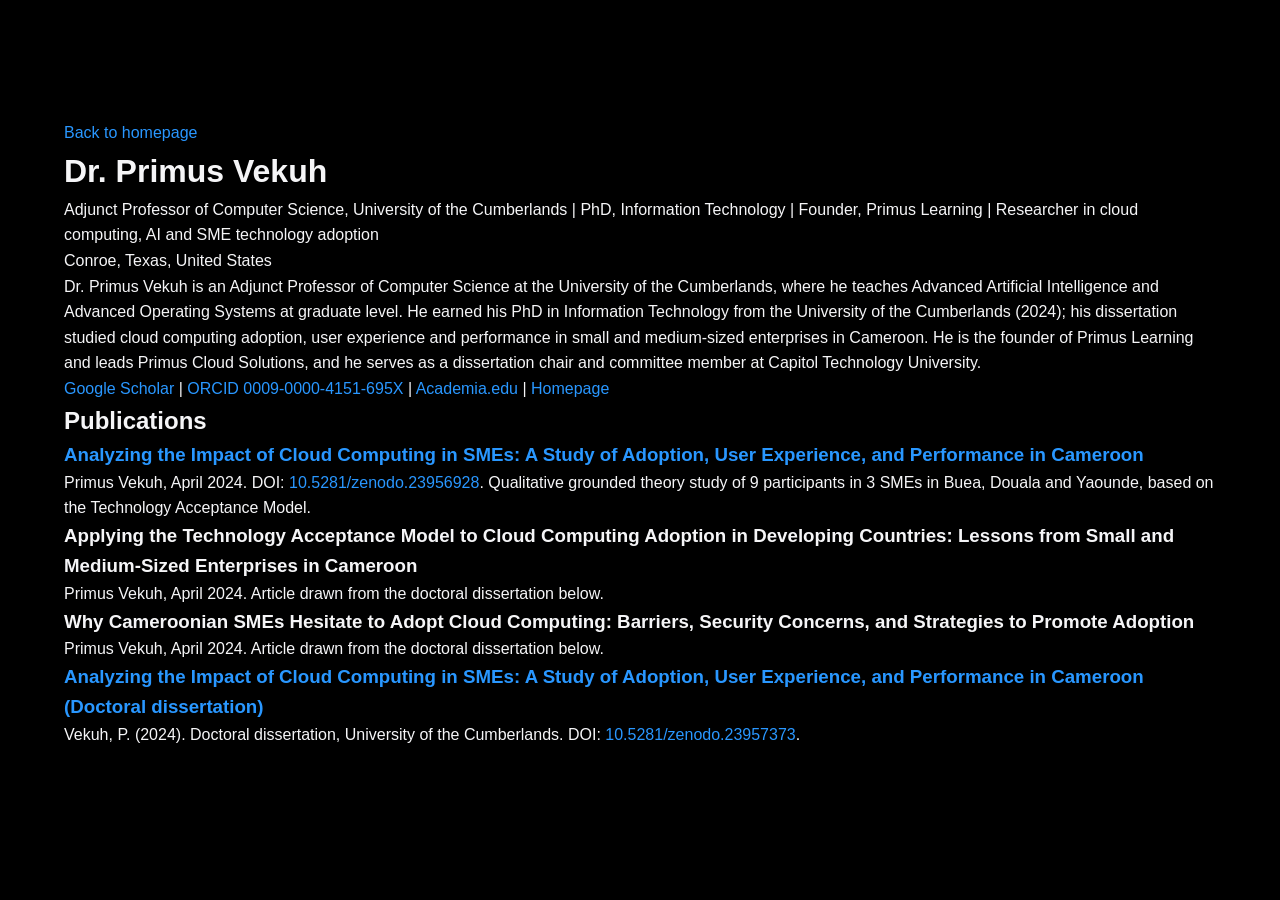
<file: publications/index.html>
<!DOCTYPE html>
<html lang="en">
<head>
<meta charset="utf-8">
<meta name="viewport" content="width=device-width, initial-scale=1.0">
<title>Dr. Primus Vekuh - Publications and Research Profile</title>
<meta name="description" content="Publications and research profile of Dr. Primus Vekuh, Adjunct Professor of Computer Science at the University of the Cumberlands, based in Conroe, Texas. PhD research on cloud computing adoption in SMEs in Cameroon.">
<meta name="citation_title" content="Analyzing the Impact of Cloud Computing in SMEs: A Study of Adoption, User Experience, and Performance in Cameroon">
<meta name="citation_author" content="Vekuh, Primus">
<meta name="citation_publication_date" content="2024/04">
<meta name="citation_dissertation_name" content="Analyzing the Impact of Cloud Computing in SMEs">
<meta name="citation_dissertation_institution" content="University of the Cumberlands">
<meta name="citation_pdf_url" content="https://zenodo.org/records/23956928/files/01_Vekuh_2024_Cloud_Computing_SME_Cameroon_Main_Article.pdf">
<script type="application/ld+json">
{
  "@context": "https://schema.org",
  "@type": "Person",
  "name": "Primus Vekuh",
  "honorificPrefix": "Dr.",
  "jobTitle": "Adjunct Professor of Computer Science",
  "affiliation": {
    "@type": "CollegeOrUniversity",
    "name": "University of the Cumberlands"
  },
  "alumniOf": {
    "@type": "CollegeOrUniversity",
    "name": "University of the Cumberlands"
  },
  "address": {
    "@type": "PostalAddress",
    "addressLocality": "Conroe",
    "addressRegion": "TX",
    "addressCountry": "US"
  },
  "url": "https://dr-primus-vekuh.io",
  "image": "https://dr-primus-vekuh.io/images/primus-headshot.webp",
  "knowsAbout": ["Cloud Computing", "Technology Adoption", "SMEs", "Artificial Intelligence", "Cameroon"],
  "sameAs": [
    "https://scholar.google.com/citations?user=ckS287cAAAAJ&hl=en",
    "https://orcid.org/0009-0000-4151-695X",
    "https://ucumberlands.academia.edu/PrimusVekuh"
  ]
}
</script>
<link rel="stylesheet" href="../css/style.css">
</head>
<body>
<main class="section">
  <div class="container">
    <p><a href="../">Back to homepage</a></p>
    <h1>Dr. Primus Vekuh</h1>
    <p>Adjunct Professor of Computer Science, University of the Cumberlands | PhD, Information Technology | Founder, Primus Learning | Researcher in cloud computing, AI and SME technology adoption</p>
    <p>Conroe, Texas, United States</p>
    <p>Dr. Primus Vekuh is an Adjunct Professor of Computer Science at the University of the Cumberlands, where he teaches Advanced Artificial Intelligence and Advanced Operating Systems at graduate level. He earned his PhD in Information Technology from the University of the Cumberlands (2024); his dissertation studied cloud computing adoption, user experience and performance in small and medium-sized enterprises in Cameroon. He is the founder of Primus Learning and leads Primus Cloud Solutions, and he serves as a dissertation chair and committee member at Capitol Technology University.</p>
    <p>
      <a href="https://scholar.google.com/citations?user=ckS287cAAAAJ&hl=en">Google Scholar</a> |
      <a href="https://orcid.org/0009-0000-4151-695X">ORCID 0009-0000-4151-695X</a> |
      <a href="https://ucumberlands.academia.edu/PrimusVekuh">Academia.edu</a> |
      <a href="https://dr-primus-vekuh.io">Homepage</a>
    </p>
    <h2>Publications</h2>
    <h3><a href="https://doi.org/10.5281/zenodo.23956928">Analyzing the Impact of Cloud Computing in SMEs: A Study of Adoption, User Experience, and Performance in Cameroon</a></h3>
    <p>Primus Vekuh, April 2024. DOI: <a href="https://doi.org/10.5281/zenodo.23956928">10.5281/zenodo.23956928</a>. Qualitative grounded theory study of 9 participants in 3 SMEs in Buea, Douala and Yaounde, based on the Technology Acceptance Model.</p>
    <h3>Applying the Technology Acceptance Model to Cloud Computing Adoption in Developing Countries: Lessons from Small and Medium-Sized Enterprises in Cameroon</h3>
    <p>Primus Vekuh, April 2024. Article drawn from the doctoral dissertation below.</p>
    <h3>Why Cameroonian SMEs Hesitate to Adopt Cloud Computing: Barriers, Security Concerns, and Strategies to Promote Adoption</h3>
    <p>Primus Vekuh, April 2024. Article drawn from the doctoral dissertation below.</p>
    <h3><a href="https://doi.org/10.5281/zenodo.23957373">Analyzing the Impact of Cloud Computing in SMEs: A Study of Adoption, User Experience, and Performance in Cameroon (Doctoral dissertation)</a></h3>
    <p>Vekuh, P. (2024). Doctoral dissertation, University of the Cumberlands. DOI: <a href="https://doi.org/10.5281/zenodo.23957373">10.5281/zenodo.23957373</a>.</p>
  </div>
</main>
</body>
</html>
</file>
<file: css/style.css>
/* ============================================
   Dr. Primus Vekuh - Portfolio
   Apple/Tesla Inspired Design System
   ============================================ */

/* ---------- CSS Variables ---------- */
:root {
  --color-bg: #000000;
  --color-bg-secondary: #0a0a0a;
  --color-bg-card: #111111;
  --color-bg-card-hover: #1a1a1a;
  --color-text-primary: #f5f5f7;
  --color-text-secondary: #a1a1a6;
  --color-text-muted: #6e6e73;
  --color-accent: #2997ff;
  --color-accent-hover: #0077ed;
  --color-accent-glow: rgba(41, 151, 255, 0.15);
  --color-gradient-start: #2997ff;
  --color-gradient-end: #30d158;
  --color-border: rgba(255, 255, 255, 0.08);
  --color-border-hover: rgba(255, 255, 255, 0.15);
  --font-display: 'SF Pro Display', -apple-system, BlinkMacSystemFont, 'Segoe UI', Roboto, sans-serif;
  --font-body: 'SF Pro Text', -apple-system, BlinkMacSystemFont, 'Segoe UI', Roboto, sans-serif;
  --font-mono: 'SF Mono', 'Fira Code', monospace;
  --max-width: 1200px;
  --section-padding: 120px 0;
  --transition-fast: 0.2s cubic-bezier(0.25, 0.1, 0.25, 1);
  --transition-smooth: 0.5s cubic-bezier(0.25, 0.1, 0.25, 1);
  --transition-slow: 0.8s cubic-bezier(0.25, 0.1, 0.25, 1);
}

/* ---------- Reset & Base ---------- */
*, *::before, *::after {
  margin: 0;
  padding: 0;
  box-sizing: border-box;
}

html {
  scroll-behavior: smooth;
  font-size: 16px;
  -webkit-font-smoothing: antialiased;
  -moz-osx-font-smoothing: grayscale;
}

body {
  font-family: var(--font-body);
  background-color: var(--color-bg);
  color: var(--color-text-primary);
  line-height: 1.6;
  overflow-x: hidden;
}

a {
  color: var(--color-accent);
  text-decoration: none;
  transition: color var(--transition-fast);
}

a:hover {
  color: var(--color-accent-hover);
}

img {
  max-width: 100%;
  height: auto;
  display: block;
}

/* ---------- Typography ---------- */
.heading-xl {
  font-family: var(--font-display);
  font-size: clamp(3rem, 8vw, 6rem);
  font-weight: 700;
  line-height: 1.05;
  letter-spacing: -0.03em;
  background: linear-gradient(135deg, var(--color-text-primary) 0%, var(--color-text-secondary) 100%);
  -webkit-background-clip: text;
  -webkit-text-fill-color: transparent;
  background-clip: text;
}

.heading-lg {
  font-family: var(--font-display);
  font-size: clamp(2rem, 5vw, 3.5rem);
  font-weight: 600;
  line-height: 1.1;
  letter-spacing: -0.02em;
}

.heading-md {
  font-family: var(--font-display);
  font-size: clamp(1.5rem, 3vw, 2rem);
  font-weight: 600;
  line-height: 1.2;
  letter-spacing: -0.01em;
}

.heading-sm {
  font-family: var(--font-display);
  font-size: 1.25rem;
  font-weight: 600;
  line-height: 1.3;
}

.text-body {
  font-size: 1.125rem;
  line-height: 1.7;
  color: var(--color-text-secondary);
}

.text-small {
  font-size: 0.875rem;
  color: var(--color-text-muted);
}

.text-gradient {
  background: linear-gradient(135deg, var(--color-gradient-start), var(--color-gradient-end));
  -webkit-background-clip: text;
  -webkit-text-fill-color: transparent;
  background-clip: text;
}

.text-accent {
  color: var(--color-accent);
}

.label {
  font-family: var(--font-mono);
  font-size: 0.75rem;
  font-weight: 500;
  letter-spacing: 0.15em;
  text-transform: uppercase;
  color: var(--color-accent);
}

/* ---------- Layout ---------- */
.container {
  max-width: var(--max-width);
  margin: 0 auto;
  padding: 0 24px;
}

.section {
  padding: var(--section-padding);
  position: relative;
}

.section-divider {
  width: 100%;
  height: 1px;
  background: var(--color-border);
}

.text-center {
  text-align: center;
}

/* ---------- Navigation ---------- */
.nav {
  position: fixed;
  top: 0;
  left: 0;
  right: 0;
  z-index: 1000;
  padding: 0 24px;
  height: 64px;
  display: flex;
  align-items: center;
  justify-content: center;
  background: rgba(0, 0, 0, 0.72);
  backdrop-filter: saturate(180%) blur(20px);
  -webkit-backdrop-filter: saturate(180%) blur(20px);
  border-bottom: 1px solid var(--color-border);
  transition: all var(--transition-smooth);
}

.nav-inner {
  max-width: var(--max-width);
  width: 100%;
  display: flex;
  align-items: center;
  justify-content: space-between;
}

.nav-logo {
  font-family: var(--font-display);
  font-size: 1.25rem;
  font-weight: 700;
  color: var(--color-text-primary);
  letter-spacing: -0.02em;
}

.nav-logo span {
  color: var(--color-accent);
}

.nav-links {
  display: flex;
  gap: 32px;
  list-style: none;
}

.nav-links a {
  font-size: 0.875rem;
  color: var(--color-text-secondary);
  transition: color var(--transition-fast);
  position: relative;
}

.nav-links a:hover,
.nav-links a.active {
  color: var(--color-text-primary);
}

.nav-links a::after {
  content: '';
  position: absolute;
  bottom: -4px;
  left: 0;
  width: 0;
  height: 1px;
  background: var(--color-accent);
  transition: width var(--transition-fast);
}

.nav-links a:hover::after {
  width: 100%;
}

.nav-cta {
  padding: 8px 20px;
  border-radius: 980px;
  background: var(--color-accent);
  color: #fff !important;
  font-size: 0.875rem;
  font-weight: 500;
  transition: all var(--transition-fast);
}

.nav-cta:hover {
  background: var(--color-accent-hover);
  transform: scale(1.02);
}

.nav-toggle {
  display: none;
  flex-direction: column;
  gap: 5px;
  cursor: pointer;
  background: none;
  border: none;
  padding: 4px;
}

.nav-toggle span {
  width: 24px;
  height: 2px;
  background: var(--color-text-primary);
  border-radius: 2px;
  transition: all var(--transition-fast);
}

/* ---------- Hero Section ---------- */
.hero {
  min-height: 100vh;
  display: flex;
  align-items: center;
  justify-content: center;
  position: relative;
  overflow: hidden;
  padding-top: 64px;
}

.hero-bg {
  position: absolute;
  inset: 0;
  z-index: 0;
}

.hero-bg img {
  width: 100%;
  height: 100%;
  object-fit: cover;
  opacity: 0.4;
}

.hero-bg::after {
  content: '';
  position: absolute;
  inset: 0;
  background: linear-gradient(180deg, rgba(0,0,0,0.3) 0%, rgba(0,0,0,0.8) 100%);
}

.hero-content {
  position: relative;
  z-index: 1;
  text-align: center;
  max-width: 900px;
  padding: 0 24px;
}

.hero-eyebrow {
  display: inline-flex;
  align-items: center;
  gap: 8px;
  padding: 6px 16px;
  border-radius: 980px;
  background: rgba(41, 151, 255, 0.1);
  border: 1px solid rgba(41, 151, 255, 0.2);
  margin-bottom: 32px;
  animation: fadeInUp 0.8s ease-out;
}

.hero-eyebrow .dot {
  width: 6px;
  height: 6px;
  border-radius: 50%;
  background: var(--color-accent);
  animation: pulse 2s infinite;
}

.hero-title {
  font-family: var(--font-display);
  font-size: clamp(3.5rem, 9vw, 7rem);
  font-weight: 700;
  line-height: 1;
  letter-spacing: -0.04em;
  margin-bottom: 24px;
  animation: fadeInUp 0.8s ease-out 0.1s both;
}

.hero-title .name {
  display: block;
  background: linear-gradient(135deg, #ffffff 0%, #a1a1a6 100%);
  -webkit-background-clip: text;
  -webkit-text-fill-color: transparent;
  background-clip: text;
}

.hero-title .role {
  display: block;
  font-size: clamp(1.5rem, 4vw, 2.5rem);
  font-weight: 400;
  letter-spacing: -0.01em;
  margin-top: 8px;
  background: linear-gradient(135deg, var(--color-gradient-start), var(--color-gradient-end));
  -webkit-background-clip: text;
  -webkit-text-fill-color: transparent;
  background-clip: text;
}

.hero-subtitle {
  font-size: clamp(1rem, 2vw, 1.25rem);
  color: var(--color-text-secondary);
  max-width: 700px;
  margin: 0 auto 40px;
  line-height: 1.6;
  animation: fadeInUp 0.8s ease-out 0.2s both;
}

.hero-actions {
  display: flex;
  gap: 16px;
  justify-content: center;
  flex-wrap: wrap;
  animation: fadeInUp 0.8s ease-out 0.3s both;
}

.hero-stats {
  display: flex;
  gap: 48px;
  justify-content: center;
  margin-top: 64px;
  animation: fadeInUp 0.8s ease-out 0.4s both;
}

.hero-stat {
  text-align: center;
}

.hero-stat .number {
  font-family: var(--font-display);
  font-size: 2.5rem;
  font-weight: 700;
  background: linear-gradient(135deg, var(--color-gradient-start), var(--color-gradient-end));
  -webkit-background-clip: text;
  -webkit-text-fill-color: transparent;
  background-clip: text;
}

.hero-stat .label {
  display: block;
  margin-top: 4px;
  font-size: 0.75rem;
  color: var(--color-text-muted);
  letter-spacing: 0.1em;
  text-transform: uppercase;
}

/* ---------- Buttons ---------- */
.btn {
  display: inline-flex;
  align-items: center;
  gap: 8px;
  padding: 14px 28px;
  border-radius: 980px;
  font-size: 1rem;
  font-weight: 500;
  cursor: pointer;
  border: none;
  transition: all var(--transition-fast);
  text-decoration: none;
}

.btn-primary {
  background: var(--color-accent);
  color: #fff;
}

.btn-primary:hover {
  background: var(--color-accent-hover);
  transform: translateY(-1px);
  box-shadow: 0 4px 20px rgba(41, 151, 255, 0.3);
  color: #fff;
}

.btn-secondary {
  background: rgba(255, 255, 255, 0.08);
  color: var(--color-text-primary);
  border: 1px solid var(--color-border);
}

.btn-secondary:hover {
  background: rgba(255, 255, 255, 0.12);
  border-color: var(--color-border-hover);
  transform: translateY(-1px);
  color: var(--color-text-primary);
}

.btn-icon {
  width: 18px;
  height: 18px;
}

/* ---------- Section Headers ---------- */
.section-header {
  text-align: center;
  max-width: 700px;
  margin: 0 auto 64px;
}

.section-header .label {
  margin-bottom: 16px;
  display: block;
}

.section-header .heading-lg {
  margin-bottom: 16px;
}

.section-header .text-body {
  margin-top: 16px;
}

/* ---------- About Section ---------- */
.about {
  background: var(--color-bg-secondary);
}

.about-grid {
  display: grid;
  grid-template-columns: 1fr 1fr;
  gap: 80px;
  align-items: center;
}

.about-image {
  position: relative;
}

.about-image img {
  border-radius: 24px;
  width: 100%;
  aspect-ratio: 4/5;
  object-fit: cover;
}

.about-image::before {
  content: '';
  position: absolute;
  inset: -2px;
  border-radius: 26px;
  background: linear-gradient(135deg, var(--color-gradient-start), var(--color-gradient-end));
  z-index: -1;
  opacity: 0.3;
}

.about-content .label {
  margin-bottom: 16px;
  display: block;
}

.about-content .heading-lg {
  margin-bottom: 24px;
}

.about-content .text-body {
  margin-bottom: 32px;
}

.about-highlights {
  display: grid;
  grid-template-columns: 1fr 1fr;
  gap: 16px;
}

.about-highlight {
  padding: 20px;
  border-radius: 16px;
  background: var(--color-bg-card);
  border: 1px solid var(--color-border);
  transition: all var(--transition-fast);
}

.about-highlight:hover {
  border-color: var(--color-border-hover);
  transform: translateY(-2px);
}

.about-highlight .icon {
  font-size: 1.5rem;
  margin-bottom: 8px;
}

.about-highlight .title {
  font-weight: 600;
  font-size: 0.9rem;
  margin-bottom: 4px;
}

.about-highlight .desc {
  font-size: 0.8rem;
  color: var(--color-text-muted);
}

/* ---------- Expertise Section ---------- */
.expertise-grid {
  display: grid;
  grid-template-columns: repeat(3, 1fr);
  gap: 24px;
}

.expertise-card {
  padding: 40px 32px;
  border-radius: 24px;
  background: var(--color-bg-card);
  border: 1px solid var(--color-border);
  transition: all var(--transition-smooth);
  position: relative;
  overflow: hidden;
}

.expertise-card::before {
  content: '';
  position: absolute;
  top: 0;
  left: 0;
  right: 0;
  height: 2px;
  background: linear-gradient(90deg, var(--color-gradient-start), var(--color-gradient-end));
  opacity: 0;
  transition: opacity var(--transition-smooth);
}

.expertise-card:hover {
  border-color: var(--color-border-hover);
  transform: translateY(-4px);
  box-shadow: 0 20px 60px rgba(0, 0, 0, 0.3);
}

.expertise-card:hover::before {
  opacity: 1;
}

.expertise-icon {
  width: 56px;
  height: 56px;
  border-radius: 16px;
  background: var(--color-accent-glow);
  display: flex;
  align-items: center;
  justify-content: center;
  margin-bottom: 24px;
  font-size: 1.5rem;
}

.expertise-card .heading-sm {
  margin-bottom: 12px;
}

.expertise-card .text-body {
  font-size: 0.95rem;
  margin-bottom: 20px;
}

.expertise-tags {
  display: flex;
  flex-wrap: wrap;
  gap: 8px;
}

.expertise-tag {
  padding: 4px 12px;
  border-radius: 980px;
  background: rgba(255, 255, 255, 0.05);
  border: 1px solid var(--color-border);
  font-size: 0.75rem;
  color: var(--color-text-muted);
}

/* ---------- Ventures Section ---------- */
.ventures {
  background: var(--color-bg-secondary);
}

.ventures-grid {
  display: grid;
  grid-template-columns: repeat(3, 1fr);
  gap: 24px;
}

.venture-card {
  padding: 32px;
  border-radius: 24px;
  background: var(--color-bg-card);
  border: 1px solid var(--color-border);
  transition: all var(--transition-smooth);
  position: relative;
  overflow: hidden;
  display: flex;
  flex-direction: column;
}

.venture-card:hover {
  border-color: var(--color-border-hover);
  transform: translateY(-4px);
  box-shadow: 0 20px 60px rgba(0, 0, 0, 0.3);
}

.venture-header {
  display: flex;
  align-items: center;
  gap: 16px;
  margin-bottom: 20px;
}

.venture-logo {
  width: 48px;
  height: 48px;
  border-radius: 12px;
  background: linear-gradient(135deg, var(--color-gradient-start), var(--color-gradient-end));
  display: flex;
  align-items: center;
  justify-content: center;
  font-weight: 700;
  font-size: 1.2rem;
  color: #fff;
  flex-shrink: 0;
}

.venture-name {
  font-weight: 600;
  font-size: 1.1rem;
}

.venture-url {
  font-size: 0.8rem;
  color: var(--color-accent);
}

.venture-card .text-body {
  font-size: 0.95rem;
  flex-grow: 1;
}

.venture-badge {
  display: inline-flex;
  align-items: center;
  gap: 6px;
  padding: 6px 14px;
  border-radius: 980px;
  background: rgba(41, 151, 255, 0.1);
  border: 1px solid rgba(41, 151, 255, 0.15);
  font-size: 0.75rem;
  color: var(--color-accent);
  margin-top: 16px;
  width: fit-content;
}

/* ---------- Experience Timeline ---------- */
.timeline {
  position: relative;
  max-width: 800px;
  margin: 0 auto;
}

.timeline::before {
  content: '';
  position: absolute;
  left: 0;
  top: 0;
  bottom: 0;
  width: 2px;
  background: linear-gradient(180deg, var(--color-gradient-start), var(--color-gradient-end), transparent);
}

.timeline-item {
  position: relative;
  padding-left: 48px;
  padding-bottom: 48px;
}

.timeline-item:last-child {
  padding-bottom: 0;
}

.timeline-dot {
  position: absolute;
  left: -5px;
  top: 6px;
  width: 12px;
  height: 12px;
  border-radius: 50%;
  background: var(--color-accent);
  border: 2px solid var(--color-bg);
  box-shadow: 0 0 0 4px var(--color-accent-glow);
}

.timeline-date {
  font-family: var(--font-mono);
  font-size: 0.8rem;
  color: var(--color-accent);
  margin-bottom: 8px;
}

.timeline-title {
  font-size: 1.25rem;
  font-weight: 600;
  margin-bottom: 4px;
}

.timeline-company {
  font-size: 1rem;
  color: var(--color-text-secondary);
  margin-bottom: 12px;
}

.timeline-desc {
  font-size: 0.95rem;
  color: var(--color-text-muted);
  line-height: 1.6;
}

/* ---------- Certifications ---------- */
.certs-grid {
  display: grid;
  grid-template-columns: repeat(auto-fit, minmax(280px, 1fr));
  gap: 16px;
}

.cert-card {
  padding: 24px;
  border-radius: 16px;
  background: var(--color-bg-card);
  border: 1px solid var(--color-border);
  display: flex;
  align-items: center;
  gap: 16px;
  transition: all var(--transition-fast);
}

.cert-card:hover {
  border-color: var(--color-border-hover);
  transform: translateY(-2px);
}

.cert-icon {
  width: 44px;
  height: 44px;
  border-radius: 12px;
  background: var(--color-accent-glow);
  display: flex;
  align-items: center;
  justify-content: center;
  flex-shrink: 0;
  font-size: 1.2rem;
}

.cert-info .cert-name {
  font-weight: 600;
  font-size: 0.9rem;
  margin-bottom: 2px;
}

.cert-info .cert-issuer {
  font-size: 0.8rem;
  color: var(--color-text-muted);
}

/* ---------- Education ---------- */
.education {
  background: var(--color-bg-secondary);
}

.edu-grid {
  display: grid;
  grid-template-columns: repeat(3, 1fr);
  gap: 24px;
}

.edu-card {
  padding: 40px 32px;
  border-radius: 24px;
  background: var(--color-bg-card);
  border: 1px solid var(--color-border);
  text-align: center;
  transition: all var(--transition-smooth);
}

.edu-card:hover {
  border-color: var(--color-border-hover);
  transform: translateY(-4px);
}

.edu-degree {
  font-family: var(--font-mono);
  font-size: 0.75rem;
  color: var(--color-accent);
  letter-spacing: 0.1em;
  text-transform: uppercase;
  margin-bottom: 12px;
}

.edu-title {
  font-size: 1.25rem;
  font-weight: 600;
  margin-bottom: 8px;
}

.edu-school {
  font-size: 0.95rem;
  color: var(--color-text-secondary);
  margin-bottom: 4px;
}

.edu-location {
  font-size: 0.85rem;
  color: var(--color-text-muted);
}

.edu-year {
  font-family: var(--font-mono);
  font-size: 0.8rem;
  color: var(--color-text-muted);
  margin-top: 12px;
}

/* ---------- Speaking / Impact ---------- */
.impact-grid {
  display: grid;
  grid-template-columns: repeat(4, 1fr);
  gap: 24px;
}

.impact-card {
  padding: 40px 24px;
  border-radius: 24px;
  background: var(--color-bg-card);
  border: 1px solid var(--color-border);
  text-align: center;
  transition: all var(--transition-smooth);
}

.impact-card:hover {
  border-color: var(--color-border-hover);
  transform: translateY(-4px);
}

.impact-number {
  font-family: var(--font-display);
  font-size: 3rem;
  font-weight: 700;
  background: linear-gradient(135deg, var(--color-gradient-start), var(--color-gradient-end));
  -webkit-background-clip: text;
  -webkit-text-fill-color: transparent;
  background-clip: text;
  margin-bottom: 8px;
}

.impact-label {
  font-size: 0.9rem;
  color: var(--color-text-secondary);
}

/* ---------- Featured Section (Parallax) ---------- */
.featured-section {
  position: relative;
  min-height: 60vh;
  display: flex;
  align-items: center;
  justify-content: center;
  overflow: hidden;
}

.featured-section .bg-image {
  position: absolute;
  inset: 0;
  z-index: 0;
}

.featured-section .bg-image img {
  width: 100%;
  height: 100%;
  object-fit: cover;
  opacity: 0.3;
}

.featured-section .bg-image::after {
  content: '';
  position: absolute;
  inset: 0;
  background: linear-gradient(180deg, var(--color-bg) 0%, transparent 30%, transparent 70%, var(--color-bg) 100%);
}

.featured-content {
  position: relative;
  z-index: 1;
  text-align: center;
  max-width: 800px;
  padding: 80px 24px;
}

.featured-content .heading-lg {
  margin-bottom: 20px;
}

.featured-content .text-body {
  font-size: 1.125rem;
  max-width: 600px;
  margin: 0 auto;
}

/* ---------- Contact Section ---------- */
.contact {
  background: var(--color-bg-secondary);
}

.contact-grid {
  display: grid;
  grid-template-columns: 1fr 1fr;
  gap: 80px;
  align-items: start;
}

.contact-info .heading-lg {
  margin-bottom: 20px;
}

.contact-info .text-body {
  margin-bottom: 40px;
}

.contact-links {
  display: flex;
  flex-direction: column;
  gap: 16px;
}

.contact-link {
  display: flex;
  align-items: center;
  gap: 16px;
  padding: 16px 20px;
  border-radius: 16px;
  background: var(--color-bg-card);
  border: 1px solid var(--color-border);
  transition: all var(--transition-fast);
  color: var(--color-text-primary);
}

.contact-link:hover {
  border-color: var(--color-border-hover);
  transform: translateX(4px);
  color: var(--color-text-primary);
}

.contact-link .icon {
  font-size: 1.25rem;
}

.contact-link .link-text {
  font-size: 0.95rem;
}

.contact-link .link-label {
  font-size: 0.75rem;
  color: var(--color-text-muted);
}

.contact-form {
  display: flex;
  flex-direction: column;
  gap: 16px;
}

.form-group {
  display: flex;
  flex-direction: column;
  gap: 8px;
}

.form-group label {
  font-size: 0.85rem;
  color: var(--color-text-secondary);
}

.form-group input,
.form-group textarea {
  padding: 14px 18px;
  border-radius: 12px;
  background: var(--color-bg-card);
  border: 1px solid var(--color-border);
  color: var(--color-text-primary);
  font-family: var(--font-body);
  font-size: 0.95rem;
  transition: all var(--transition-fast);
  outline: none;
}

.form-group input:focus,
.form-group textarea:focus {
  border-color: var(--color-accent);
  box-shadow: 0 0 0 3px var(--color-accent-glow);
}

.form-group textarea {
  min-height: 120px;
  resize: vertical;
}

/* ---------- Footer ---------- */
.footer {
  padding: 48px 0;
  border-top: 1px solid var(--color-border);
}

.footer-inner {
  display: flex;
  justify-content: space-between;
  align-items: center;
}

.footer-text {
  font-size: 0.85rem;
  color: var(--color-text-muted);
}

.footer-links {
  display: flex;
  gap: 24px;
}

.footer-links a {
  font-size: 0.85rem;
  color: var(--color-text-muted);
  transition: color var(--transition-fast);
}

.footer-links a:hover {
  color: var(--color-text-primary);
}

/* ---------- Scroll Animations ---------- */
.reveal {
  opacity: 0;
  transform: translateY(30px);
  transition: all 0.8s cubic-bezier(0.25, 0.1, 0.25, 1);
}

.reveal.active {
  opacity: 1;
  transform: translateY(0);
}

.reveal-delay-1 { transition-delay: 0.1s; }
.reveal-delay-2 { transition-delay: 0.2s; }
.reveal-delay-3 { transition-delay: 0.3s; }
.reveal-delay-4 { transition-delay: 0.4s; }

/* ---------- Animations ---------- */
@keyframes fadeInUp {
  from {
    opacity: 0;
    transform: translateY(20px);
  }
  to {
    opacity: 1;
    transform: translateY(0);
  }
}

@keyframes pulse {
  0%, 100% { opacity: 1; }
  50% { opacity: 0.5; }
}

@keyframes float {
  0%, 100% { transform: translateY(0); }
  50% { transform: translateY(-10px); }
}

/* ---------- Particle Canvas ---------- */
#particles-canvas {
  position: fixed;
  top: 0;
  left: 0;
  width: 100%;
  height: 100%;
  z-index: -1;
  pointer-events: none;
}

/* ---------- Responsive ---------- */
@media (max-width: 1024px) {
  .expertise-grid,
  .ventures-grid {
    grid-template-columns: repeat(2, 1fr);
  }
  
  .impact-grid {
    grid-template-columns: repeat(2, 1fr);
  }
  
  .edu-grid {
    grid-template-columns: 1fr;
    max-width: 500px;
    margin: 0 auto;
  }
}

@media (max-width: 768px) {
  :root {
    --section-padding: 80px 0;
  }
  
  .nav-links {
    display: none;
    position: absolute;
    top: 64px;
    left: 0;
    right: 0;
    background: rgba(0, 0, 0, 0.95);
    backdrop-filter: blur(20px);
    flex-direction: column;
    padding: 24px;
    gap: 16px;
    border-bottom: 1px solid var(--color-border);
  }
  
  .nav-links.open {
    display: flex;
  }
  
  .nav-toggle {
    display: flex;
  }
  
  .nav-cta {
    display: none;
  }
  
  .about-grid,
  .contact-grid {
    grid-template-columns: 1fr;
    gap: 48px;
  }
  
  .expertise-grid,
  .ventures-grid {
    grid-template-columns: 1fr;
  }
  
  .hero-stats {
    gap: 24px;
    flex-wrap: wrap;
  }
  
  .hero-stat .number {
    font-size: 2rem;
  }
  
  .impact-grid {
    grid-template-columns: repeat(2, 1fr);
    gap: 16px;
  }
  
  .footer-inner {
    flex-direction: column;
    gap: 16px;
    text-align: center;
  }
  
  .about-highlights {
    grid-template-columns: 1fr;
  }
}

@media (max-width: 480px) {
  .hero-title {
    font-size: 2.5rem;
  }
  
  .hero-actions {
    flex-direction: column;
    align-items: center;
  }
  
  .btn {
    width: 100%;
    justify-content: center;
  }
}
</file>
